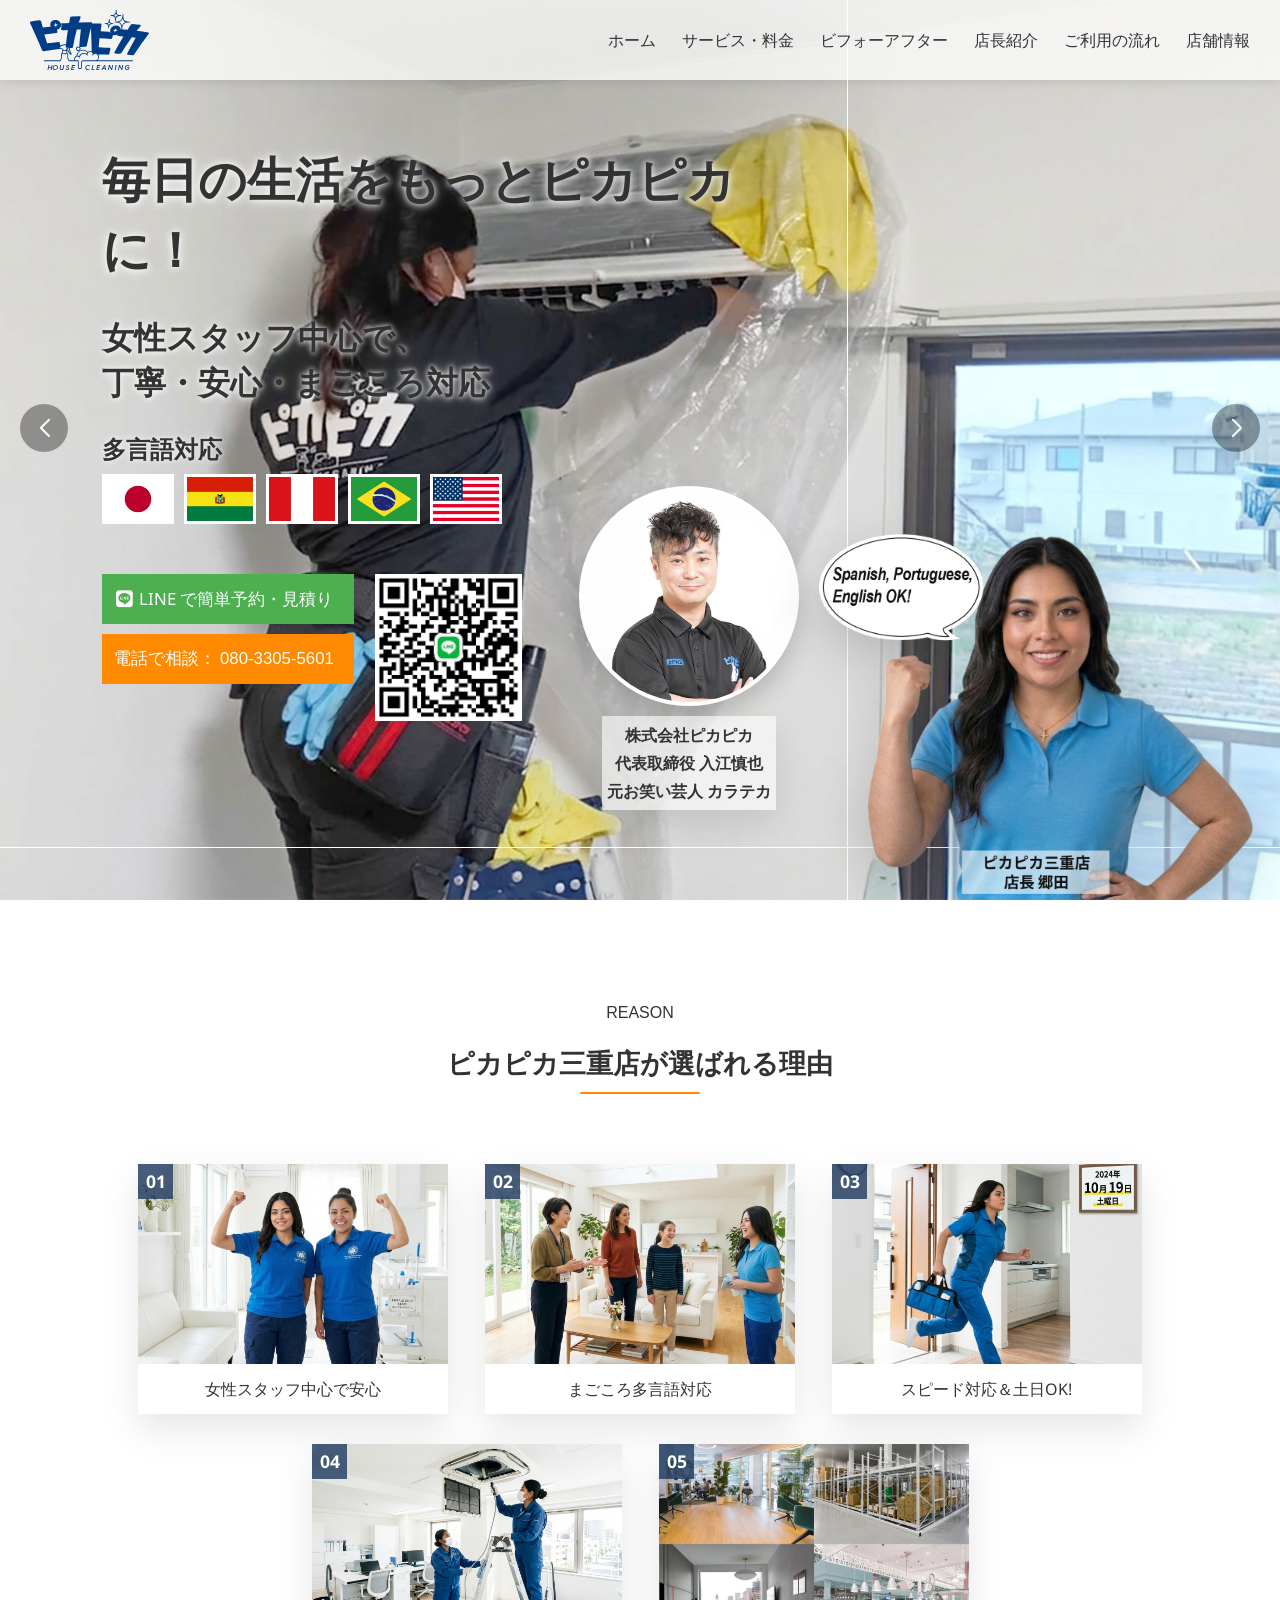
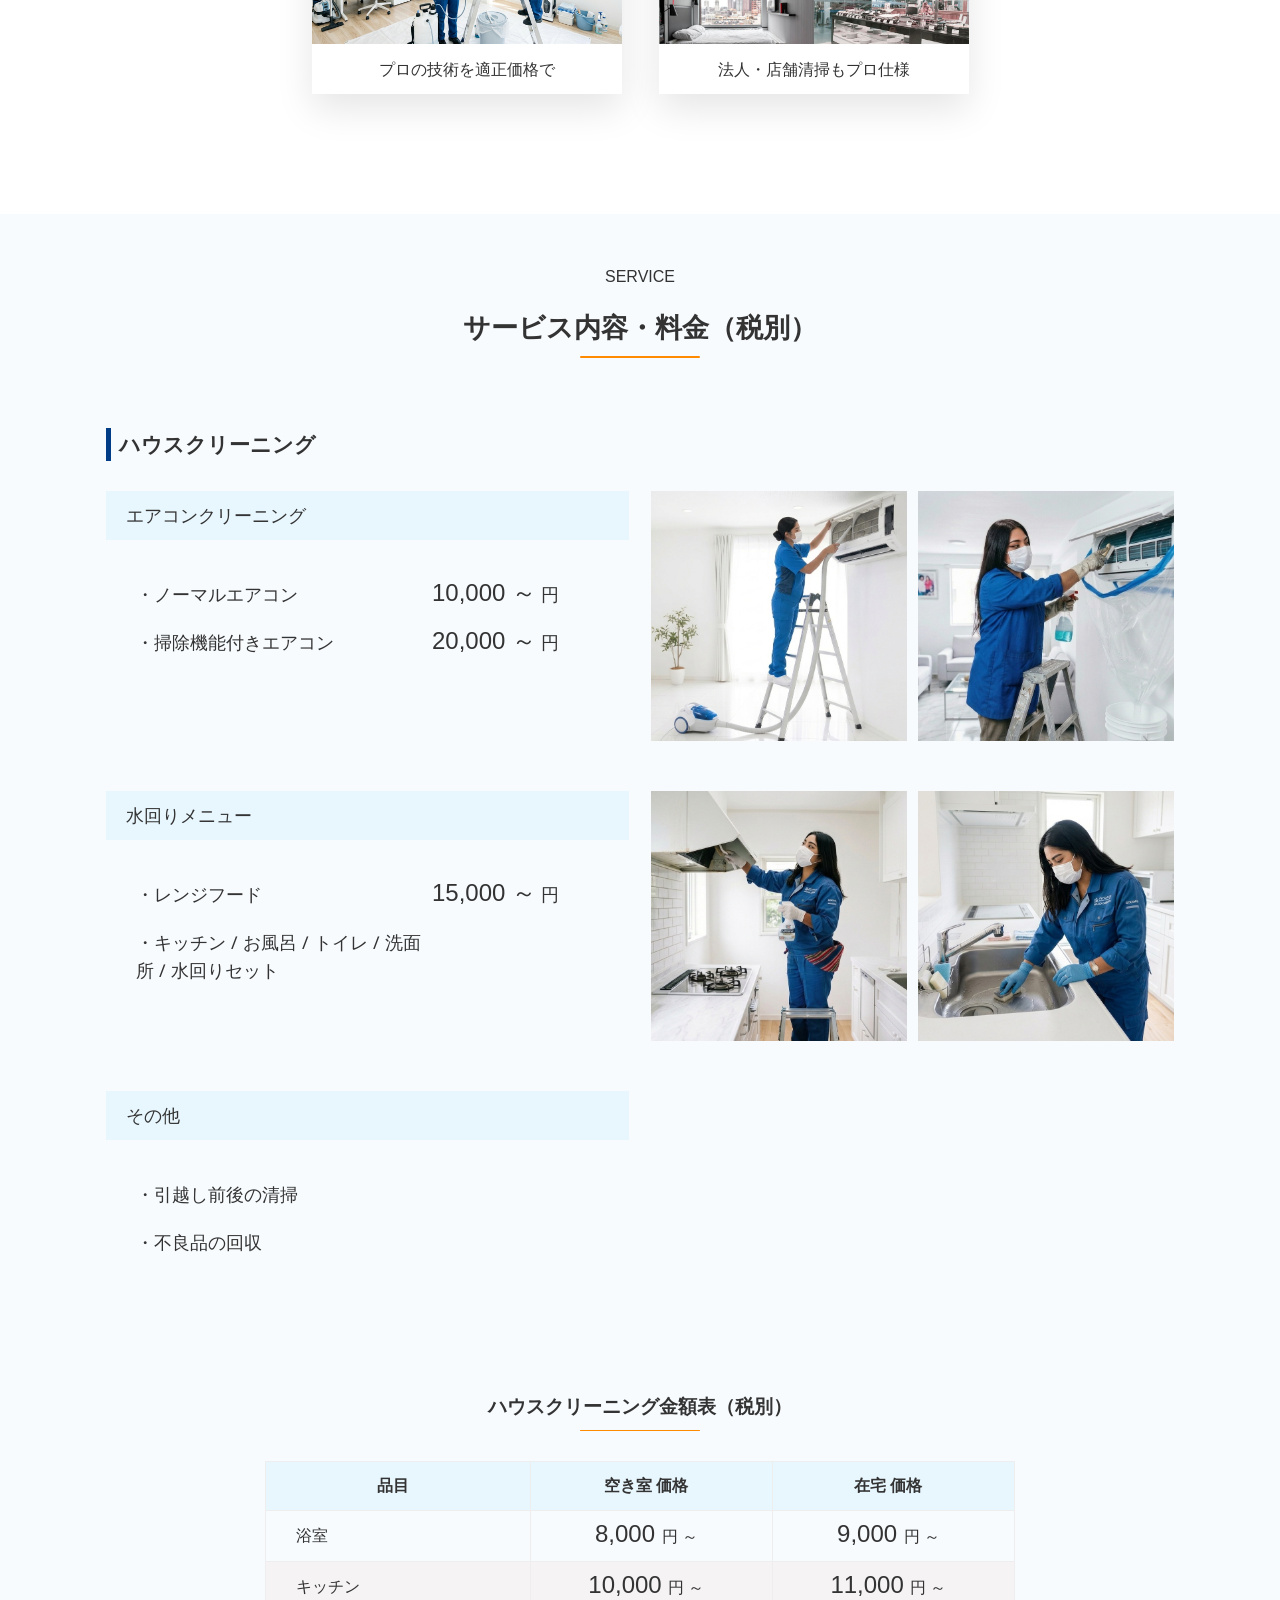
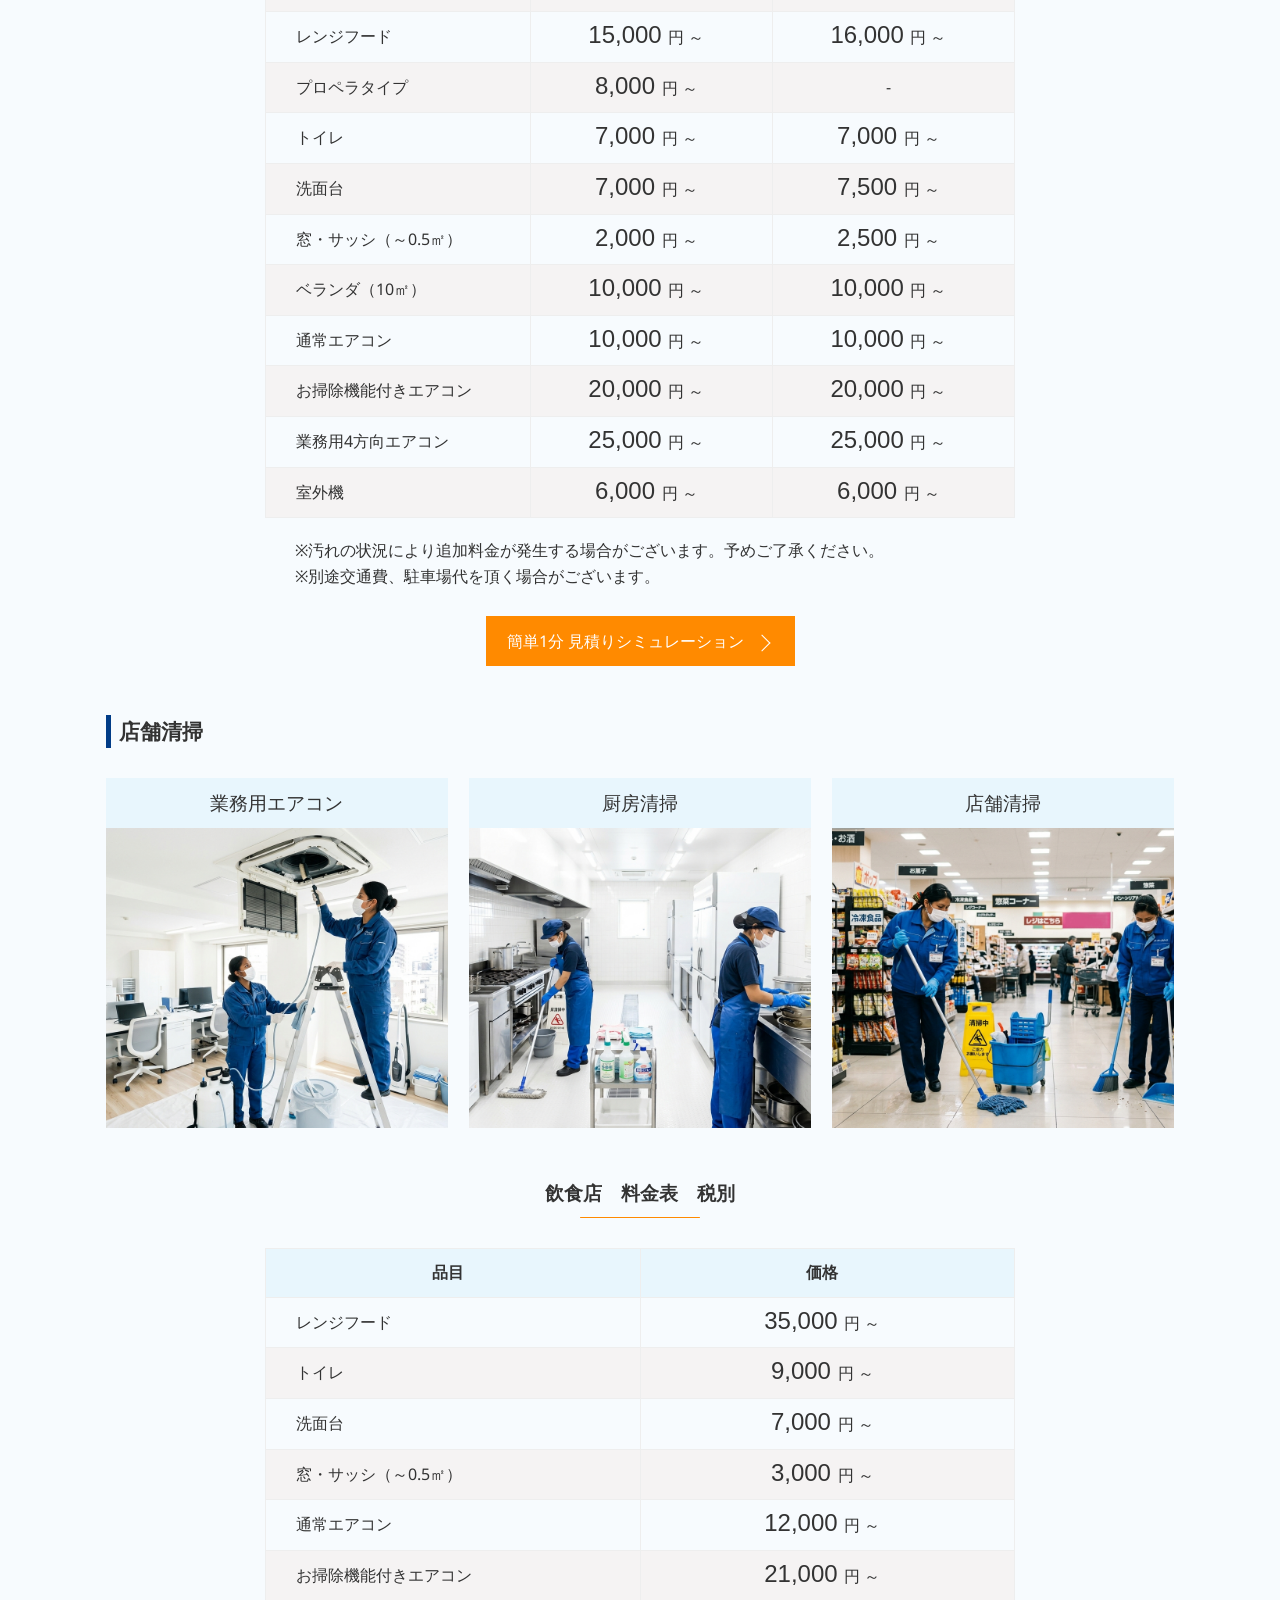
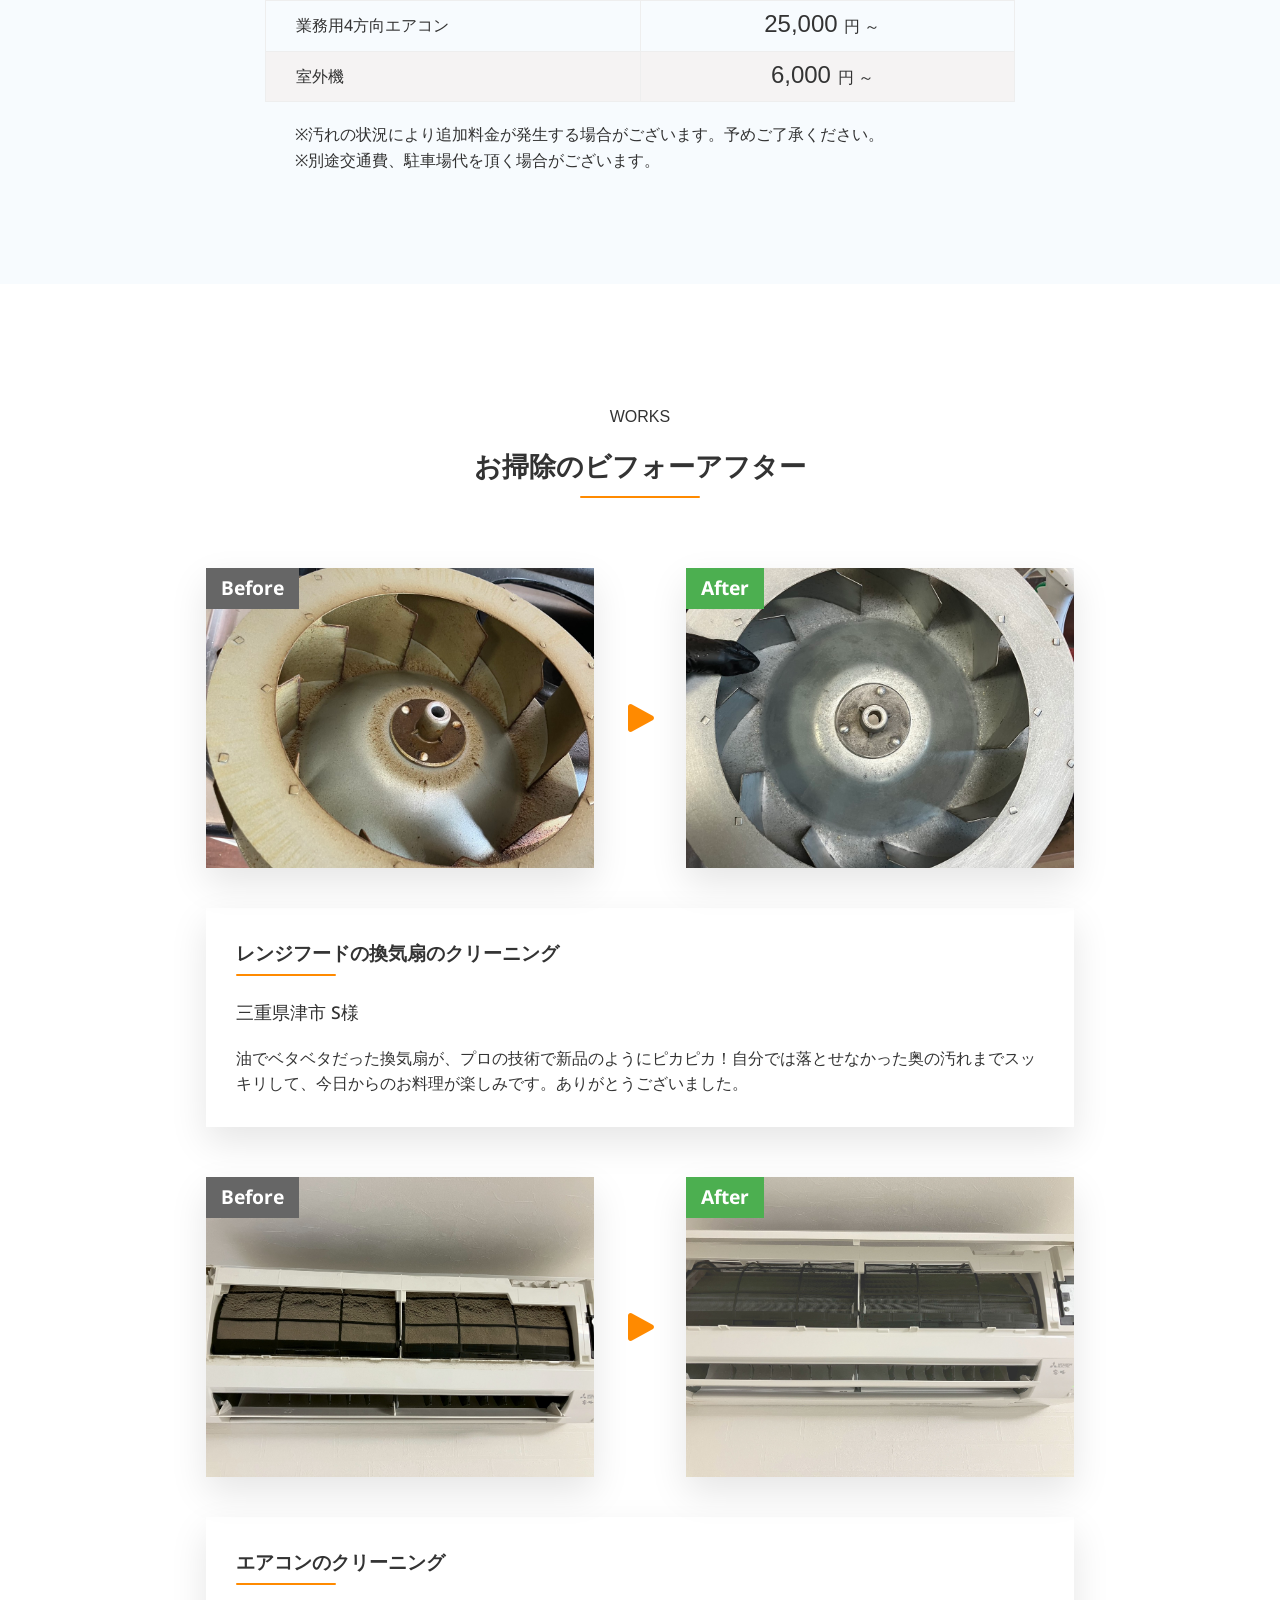
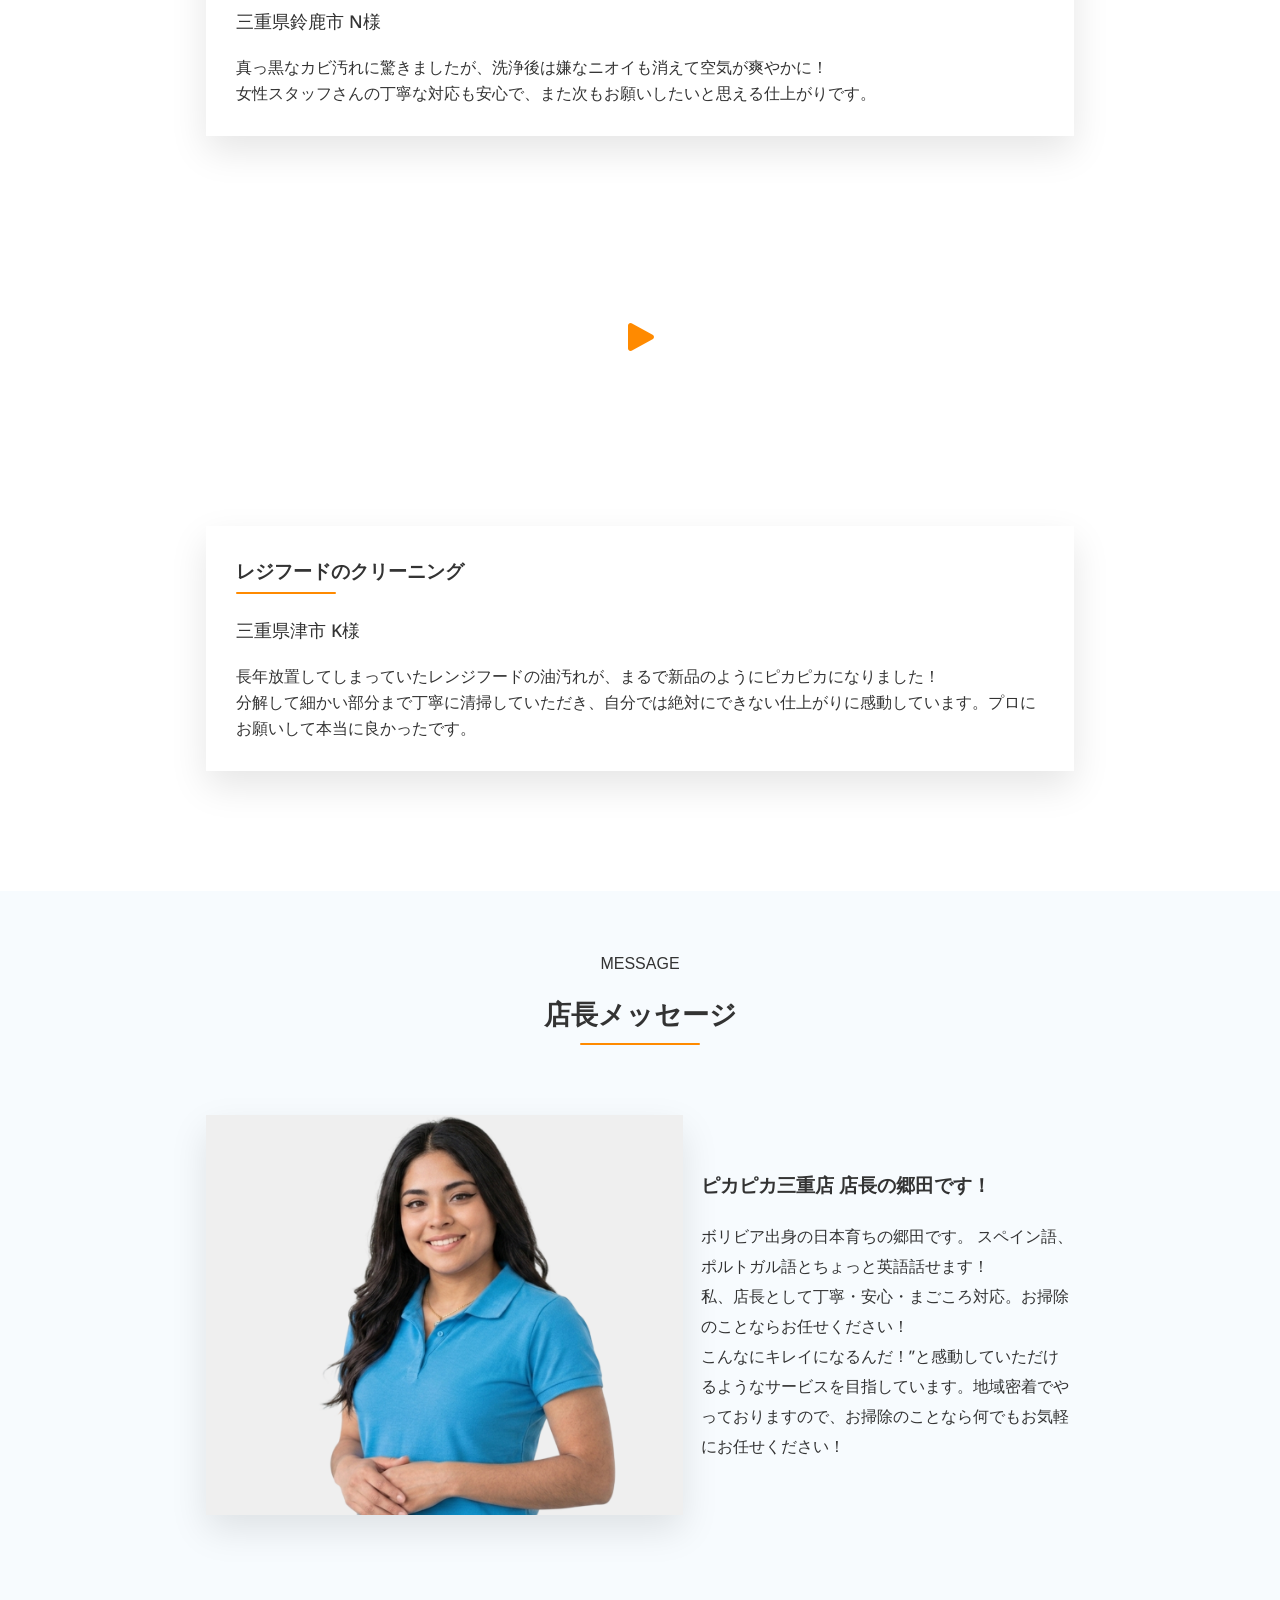
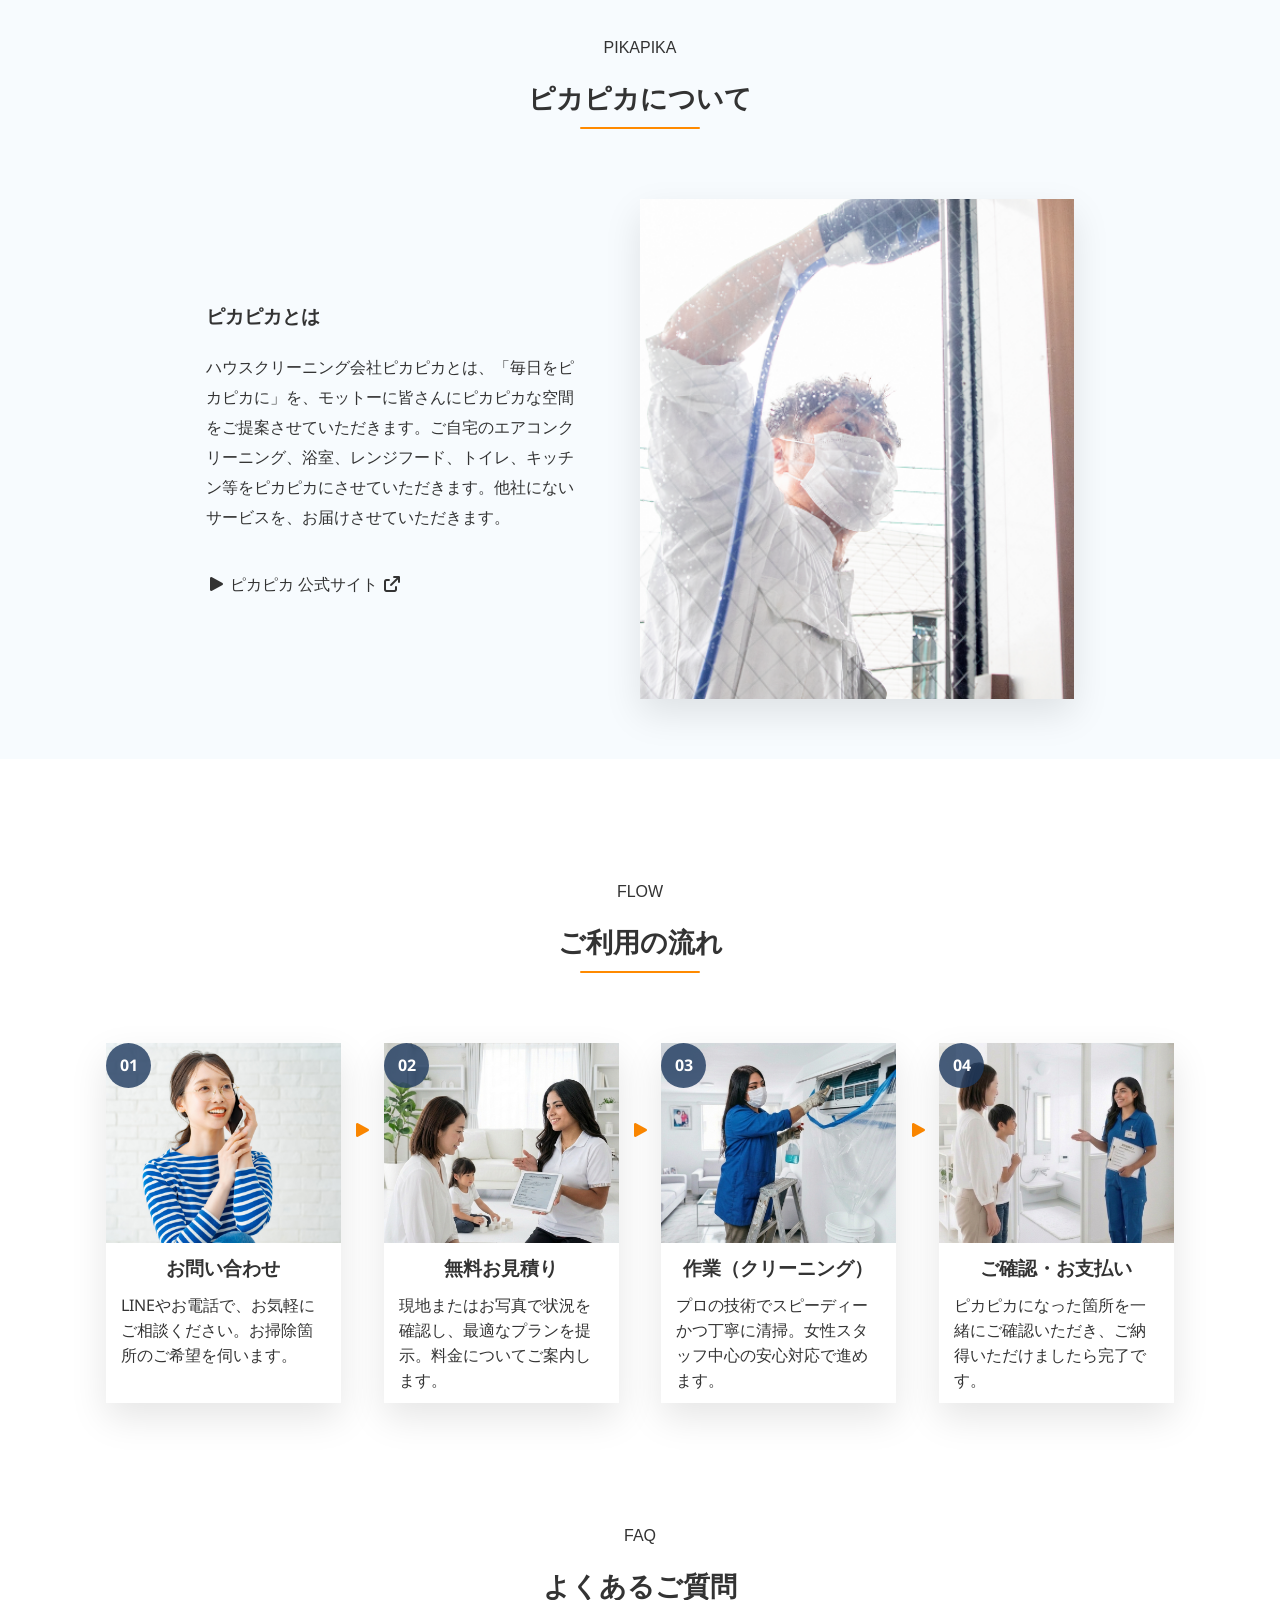
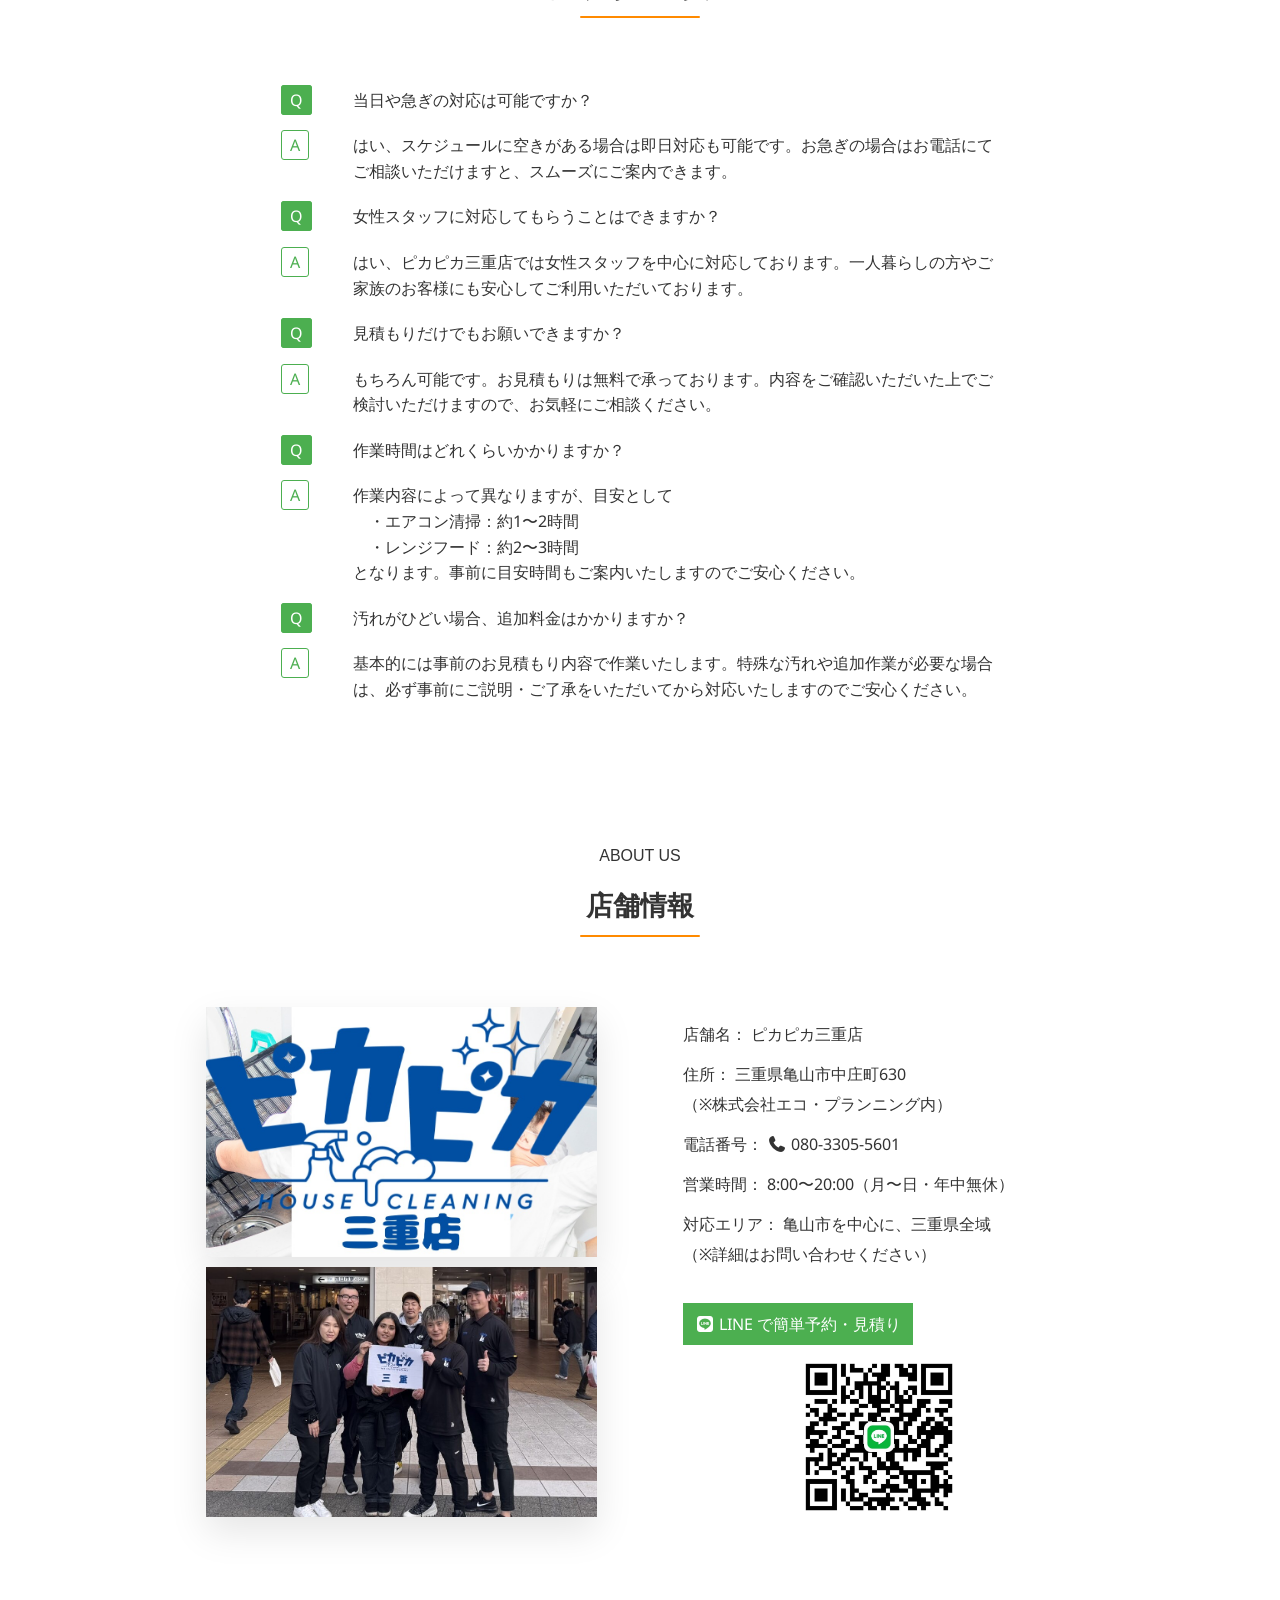
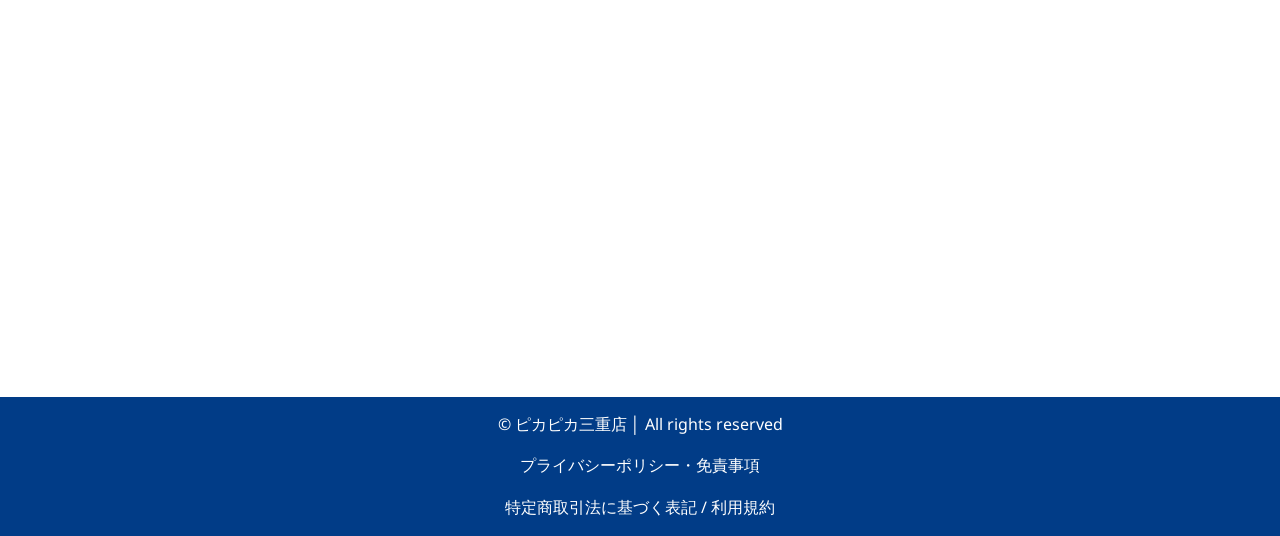
<file: index.html>
<!DOCTYPE html>
<html lang="ja">
<head>
  <meta charset="UTF-8">
  <meta http-equiv="X-UA-Compatible" content="IE=edge">
  <meta name="viewport" content="width=device-width, initial-scale=1.0, viewport-fit=cover">
  <meta http-equiv="Pragma" content="no-cache">
  <meta http-equiv="Cache-Control" content="no-cache">
  <link rel="stylesheet" href="https://cdn.jsdelivr.net/npm/swiper@11/swiper-bundle.min.css" />
  <link rel="stylesheet" href="./css/ress.css">
  <link rel="stylesheet" href="./css/style.css">
  <link rel="icon" href="./img/favicon.ico" />
  <!-- Google Tag Manager -->
  <script>(function(w,d,s,l,i){w[l]=w[l]||[];w[l].push({'gtm.start':
  new Date().getTime(),event:'gtm.js'});var f=d.getElementsByTagName(s)[0],
  j=d.createElement(s),dl=l!='dataLayer'?'&l='+l:'';j.async=true;j.src=
  'https://www.googletagmanager.com/gtm.js?id='+i+dl;f.parentNode.insertBefore(j,f);
  })(window,document,'script','dataLayer','GTM-5GJ93QLN');</script>
  <!-- End Google Tag Manager -->
  <!-- Google Fonts -->
  <link rel="preconnect" href="https://fonts.googleapis.com">
  <link rel="preconnect" href="https://fonts.gstatic.com" crossorigin>
  <link href="https://fonts.googleapis.com/css2?family=Noto+Sans:ital,wdth,wght@0,62.5..100,100..900;1,62.5..100,100..900&display=swap" rel="stylesheet">
  <!-- Fontawesome -->
  <link rel="stylesheet" href="./css/all.min.css">
  <!-- Java Script -->
  <script src="https://ajax.googleapis.com/ajax/libs/jquery/3.6.1/jquery.min.js"></script>
  <script src="./js/jquery.inview.min.js"></script>
  <title>ピカピカ三重店｜三重県亀山市のハウスクリーニング・エアコン洗浄・水回り清掃</title>
  <meta name="description" content="三重県亀山市でハウスクリーニングをお探しならピカピカ三重店。エアコン洗浄・レンジフード・浴室・キッチン・引越し清掃まで対応。女性スタッフ中心で安心、見積無料・土日対応・即日対応も可能。LINEから簡単予約できます。">
  <script type="application/ld+json">
  {
    "@context": "https://schema.org",
    "@type": "LocalBusiness",
    "name": "ピカピカ三重店",
    "image": "https://example.com/logo.png",
    "address": {
      "@type": "PostalAddress",
      "addressRegion": "三重県",
      "addressLocality": "亀山市",
      "streetAddress": "中庄町630"
    },
    "telephone": "080-3305-5601",
    "openingHours": "Mo-Su 08:00-20:00",
    "priceRange": "¥¥",
    "areaServed": "三重県",
    "description": "三重県亀山市のハウスクリーニング。エアコン清掃・水回り・レンジフード清掃など対応。",
    "url": "https://your-site-url.com"
  }
  </script>
</head>

<body>
  <!-- Google Tag Manager (noscript) -->
  <noscript><iframe src="https://www.googletagmanager.com/ns.html?id=GTM-5GJ93QLN"
  height="0" width="0" style="display:none;visibility:hidden"></iframe></noscript>
  <!-- End Google Tag Manager (noscript) -->
  <header id="header">
    <div class="inner">
      <h1 class="site-title">
        <a class="logo-img" href="index.html">
          <img src="./img/h_logo.svg" alt="">
        </a>
      </h1>
      <nav id="nav" class="pc">
        <ul class="menu">
          <li class="item"><a href="index.html">ホーム</a></li>
          <li class="item"><a href="#service">サービス・料金</a></li>
          <li class="item"><a href="#works">ビフォーアフター</a></li>
          <li class="item"><a href="#message">店長紹介</a></li>
          <li class="item"><a href="#flow">ご利用の流れ</a></li>
          <li class="item"><a href="#aboutus">店舗情報</a></li>
        </ul>
      </nav>
    </div>
    <div id="nav-sp">
      <div class="hamburger">
        <span class="icon-bar"></span>
        <span class="icon-bar"></span>
        <span class="icon-bar"></span>
      </div>
    </div>
    <div id="menu-sp">
      <div class="img">
        <img src="./img/logo02.png" alt="">
      </div>
      <ul class="menu">
        <li class="item"><a href="index.html">ホーム</a></li>
        <li class="item"><a href="#service">サービス・料金</a></li>
        <li class="item"><a href="./estimate/">簡単1分見積りシミュレーション</a></li>
        <li class="item"><a href="#works">ビフォーアフター</a></li>
        <li class="item"><a href="#message">店長紹介</a></li>
        <li class="item"><a href="#flow">ご利用の流れ</a></li>
        <li class="item"><a href="#aboutus">店舗情報</a></li>
        <li class="item"><a href="./policy.html">プライバシーポリシー・免責事項</a></li>
        <li class="item"><a href="./tokusho.html">特定商取引法に基づく表記</a></li>
        <li class="item"><a href="./terms.html">利用規約</a></li>
      </ul>
    </div>
    <div id="mask"></div>
  </header>
  
  <main>
    <div id="mainvisual">
      <div class="swiper">
        <div class="swiper-wrapper">
          <div class="swiper-slide">
            <img src="./img/top_s01.jpg" alt="">
          </div>
          <div class="swiper-slide">
            <img src="./img/top_s02.jpg" alt="">
          </div>
          <div class="swiper-slide">
            <img src="./img/top_s03.jpg" alt="">
          </div>
        </div>
        <div class="swiper-button-prev"></div>
        <div class="swiper-button-next"></div>
      </div>      
      <div class="concept">
        <h2 class="concept-title reveal">
          毎日の生活をもっと<br class="br-sp">ピカピカに！
        </h2>
        <p class="sub-copy reveal">
          女性スタッフ中心で、<br>
          丁寧・安心・まごころ対応  
        </p>
        <div class="country reveal">
          <p class="text">
            多言語対応
          </p>
          <ul class="list">
            <li class="item">
              <div class="img">
                <img src="./img/ntf_131.png" alt="">
              </div>
            </li>
            <li class="item">
              <div class="img">
                <img src="./img/ntf_705.png" alt="">
              </div>
            </li>
            <li class="item">
              <div class="img">
                <img src="./img/ntf_724.png" alt="">
              </div>
            </li>
            <li class="item">
              <div class="img">
                <img src="./img/ntf_707.png" alt="">
              </div>
            </li>
            <li class="item">
              <div class="img">
                <img src="./img/ntf_401.png" alt="">
              </div>
            </li>
          </ul>
        </div>
        <div class="contact reveal">
          <div class="left">
            <div class="line">
              <a href="https://line.me/ti/p/djZJTukk-M" class="text" target="_blank" rel="noopener noreferrer">
                <i class="fa-brands fa-line"></i> LINE で簡単予約・見積り
              </a>
            </div>
            <a href="tel:+81-80-3305-5601"  class="tel">
              電話で相談： <span class="en">080-3305-5601</span>
            </a>
          </div>
          <div class="right">
            <div class="img">
              <a href="https://line.me/ti/p/djZJTukk-M" target="_blank" rel="noopener noreferrer">
                <img src="./img/qr.jpg" alt="">
              </a>
            </div>
          </div>
        </div>
      </div>
      <div class="mainvisual-cast reveal-right">
        <div class="karateka">
          <div class="img">
            <img src="./img/top_karateka.png" alt="">
          </div>
          <p class="text">
            株式会社ピカピカ<br>
            代表取締役 入江慎也<br>
            元お笑い芸人 カラテカ
          </p>
        </div>
        <div class="character">
          <div class="img">
            <img src="./img/top02.png" alt="">
          </div>
        </div>
      </div>
    </div>

    <div class="wrapper">
      <section id="reason">
        <h2 class="sec-title">
          <span class="en">
            REASON
          </span>
          ピカピカ三重店が選ばれる理由
        </h2>
        <ul class="flex">
          <li class="item reveal">
            <div class="img">
              <img src="./img/img54.png" alt="">
            </div>
            <p class="text">
              女性スタッフ中心で安心
            </p>
          </li>
          <li class="item reveal">
            <div class="img">
              <img src="./img/img55.png" alt="">
            </div>
            <p class="text">
              まごころ多言語対応
            </p>
          </li>
          <li class="item reveal">
            <div class="img">
              <img src="./img/img56.png" alt="">
            </div>
            <p class="text">
              スピード対応＆土日OK!
            </p>
          </li>
          <li class="item reveal">
            <div class="img">
              <img src="./img/img36.png" alt="">
            </div>
            <p class="text">
              プロの技術を適正価格で
            </p>
          </li>
          <li class="item reveal">
            <div class="img">
              <img src="./img/co.jpg" alt="">
            </div>
            <p class="text">
              法人・店舗清掃もプロ仕様
            </p>
          </li>
        </ul>
      </section>
    </div>

    <div class="bg-light">
      <div class="wrapper">
        <section id="service">
          <h2 class="sec-title">
            <span class="en">
              SERVICE
            </span>
            サービス内容・料金（税別）
          </h2>
          <div class="house">
            <h3 class="title">
              ハウスクリーニング
            </h3>
            <div class="air flex">
              <div class="desc">
                <div class="text-title">
                  エアコンクリーニング
                </div>
                <dl class="list flex">
                  <dt>・ノーマルエアコン</dt>
                  <dd><span class="en">10,000 ～</span> 円</dd>
                  <dt>・掃除機能付きエアコン</dt>
                  <dd><span class="en">20,000 ～</span> 円</dd>
                </dl>
              </div>
              <div class="flex img-flex">
                <div class="img reveal">
                  <img src="./img/img53.png" alt="">
                </div>
                <div class="img reveal">
                  <img src="./img/img47.png" alt="">
                </div>
              </div>
            </div>
            <div class="air flex">
              <div class="desc">
                <div class="text-title">
                  水回りメニュー
                </div>
                <dl class="list flex">
                  <dt>・レンジフード</dt>
                  <dd><span class="en">15,000 ～</span> 円</dd>
                  <dt>・キッチン / お風呂 / トイレ / 洗面所 / 水回りセット</dt>
                  <dd></dd>
                </dl>
              </div>
              <div class="flex img-flex">
                <div class="img reveal">
                  <img src="./img/img50.png" alt="">
                </div>
                <div class="img reveal">
                  <img src="./img/img51.png" alt="">
                </div>
              </div>
            </div>
            <div class="air flex">
              <div class="desc">
                <div class="text-title">
                  その他
                </div>
                <dl class="list flex">
                  <dt>・引越し前後の清掃</dt>
                  <dd></dd>
                  <dt>・不良品の回収</dt>
                  <dd></dd>
                </dl>
              </div>
              <div class="flex img-flex">
                <div class="img reveal">
                  <img src="./img/img52.png" alt="">
                </div>
                <div class="img reveal">
                  <img src="./img/img49.png" alt="">
                </div>
              </div>
            </div>

            <div class="wrapper-03">
              <h3 class="cleannig-price-title">
                ハウスクリーニング金額表（税別）
              </h3>
              <table border="1" class="price-table">
                <tr>
                  <th class="menu">品目</th>
                  <th class="price-1">空き室 価格</th>
                  <th class="price-1">在宅 価格</th>
                </tr>
                <tr>
                  <td>浴室</td>
                  <td class="price-2"><span class="en">8,000 </span> 円 ～</td>
                  <td class="price-2"><span class="en">9,000 </span> 円 ～</td>
                </tr>
                <tr>
                  <td>キッチン</td>
                  <td class="price-2"><span class="en">10,000 </span> 円 ～</td>
                  <td class="price-2"><span class="en">11,000 </span> 円 ～</td>
                </tr>
                <tr>
                  <td>レンジフード</td>
                  <td class="price-2"><span class="en">15,000 </span> 円 ～</td>
                  <td class="price-2"><span class="en">16,000 </span> 円 ～</td>
                </tr>
                <tr>
                  <td>プロペラタイプ</td>
                  <td class="price-2"><span class="en">8,000 </span> 円 ～</td>
                  <td class="price-2"> - </td>
                </tr>  
                <tr>  
                  <td>トイレ</td>
                  <td class="price-2"><span class="en">7,000 </span> 円 ～</td>
                  <td class="price-2"><span class="en">7,000 </span> 円 ～</td>
                </tr>
                <tr>
                  <td>洗面台</td>
                  <td class="price-2"><span class="en">7,000 </span> 円 ～</td>
                  <td class="price-2"><span class="en">7,500 </span> 円 ～</td>
                </tr>
                <tr>
                  <td>窓・サッシ（～0.5㎡）</td>
                  <td class="price-2"><span class="en">2,000 </span> 円 ～</td>
                  <td class="price-2"><span class="en">2,500 </span> 円 ～</td>
                </tr>
                <tr>
                  <td>ベランダ（10㎡）</td>
                  <td class="price-2"><span class="en">10,000 </span> 円 ～</td>
                  <td class="price-2"><span class="en">10,000 </span> 円 ～</td>
                </tr>
                <tr>
                  <td>通常エアコン</td>
                  <td class="price-2"><span class="en">10,000 </span> 円 ～</td>
                  <td class="price-2"><span class="en">10,000 </span> 円 ～</td>
                </tr>
                <tr>
                  <td>お掃除機能付きエアコン</td>
                  <td class="price-2"><span class="en">20,000 </span> 円 ～</td>
                  <td class="price-2"><span class="en">20,000 </span> 円 ～</td>
                </tr>
                <tr>
                  <td>業務用4方向エアコン</td>
                  <td class="price-2"><span class="en">25,000 </span> 円 ～</td>
                  <td class="price-2"><span class="en">25,000 </span> 円 ～</td>
                </tr>
                <tr>
                  <td>室外機</td>
                  <td class="price-2"><span class="en">6,000 </span> 円 ～</td>
                  <td class="price-2"><span class="en">6,000 </span> 円 ～</td>
                </tr>
              </table>
              <p class="caution">
                ※汚れの状況により追加料金が発生する場合がございます。予めご了承ください。<br>
                  ※別途交通費、駐車場代を頂く場合がございます。
              </p>
              <div class="simulation">
                <a href="./estimate/" class="btn" target="_blank" rel="noopener noreferrer">簡単1分 見積りシミュレーション</a>
              </div>
            </div>
            <h3 class="title">
              店舗清掃
            </h3>
            <ul class="list-2 flex">
              <li class="item reveal">
                <div class="text">
                  業務用エアコン
                </div>
                <div class="img">
                  <img src="./img/img36.png" alt="">
                </div>
              </li>
              <li class="item reveal">
                <div class="text">
                  厨房清掃
                </div>
                <div class="img">
                  <img src="./img/img37.png" alt="">
                </div>
              </li>
              <li class="item reveal">
                <div class="text">
                  店舗清掃
                </div>
                <div class="img">
                  <img src="./img/img28.png" alt="">
                </div>
              </li>
            </ul>
            <div class="wrapper-03">
              <h3 class="cleannig-price-title">
                飲食店　料金表　税別
              </h3>
              <table border="1" class="price-table">
                  <tr>
                    <th class="shop-menu">品目</th>
                    <th class="shop-price">価格</th>
                  </tr>
                  <tr>
                    <td>レンジフード</td>
                    <td class="price-2"><span class="en">35,000 </span> 円 ～</td>
                  </tr> 
                  <tr>  
                    <td>トイレ</td>
                    <td class="price-2"><span class="en">9,000 </span> 円 ～</td>
                  </tr>
                  <tr>
                    <td>洗面台</td>
                    <td class="price-2"><span class="en">7,000 </span> 円 ～</td>
                  </tr>
                  <tr>
                    <td>窓・サッシ（～0.5㎡）</td>
                    <td class="price-2"><span class="en">3,000 </span> 円 ～</td>
                  </tr>
                  <tr>
                    <td>通常エアコン</td>
                    <td class="price-2"><span class="en">12,000 </span> 円 ～</td>
                  </tr>
                  <tr>
                    <td>お掃除機能付きエアコン</td>
                    <td class="price-2"><span class="en">21,000 </span> 円 ～</td>
                  </tr>
                  <tr>
                    <td>業務用4方向エアコン</td>
                    <td class="price-2"><span class="en">25,000 </span> 円 ～</td>
                  </tr>
                  <tr>
                    <td>室外機</td>
                    <td class="price-2"><span class="en">6,000 </span> 円 ～</td>
                  </tr>
                </table>
                <p class="caution">
                  ※汚れの状況により追加料金が発生する場合がございます。予めご了承ください。<br>
                  ※別途交通費、駐車場代を頂く場合がございます。
                </p>
              </div>
          </div>
        </section>
      </div>
    </div>
    
    <div class="wrapper-02">
      <section id="works">
        <h2 class="sec-title">
          <span class="en">
            WORKS
          </span>
          お掃除のビフォーアフター
        </h2>
        <div class="flex">
          <div class="img bef reveal">
            <img src="./img/cleaning01.jpg" alt="">
          </div>
          <div class="arrow">
            <i class="fa-solid fa-play"></i>
          </div>
          <div class="img aft reveal">
            <img src="./img/cleaning02.jpg" alt="">
          </div>
        </div>
        <div class="desc">
          <h3 class="title">
            レンジフードの換気扇のクリーニング
          </h3>
          <div class="customer">
            三重県津市 S様
          </div>
          <div class="customer-comment">
            油でベタベタだった換気扇が、プロの技術で新品のようにピカピカ！自分では落とせなかった奥の汚れまでスッキリして、今日からのお料理が楽しみです。ありがとうございました。
          </div>
        </div>
        <div class="flex">
          <div class="img bef reveal">
            <img src="./img/img44.jpg" alt="">
          </div>
          <div class="arrow">
            <i class="fa-solid fa-play"></i>
          </div>
          <div class="img aft reveal">
            <img src="./img/img46.jpg" alt="">
          </div>
        </div>
        <div class="desc">
          <h3 class="title">
            エアコンのクリーニング
          </h3>
          <div class="customer">
            三重県鈴鹿市 N様
          </div>
          <div class="customer-comment">
            真っ黒なカビ汚れに驚きましたが、洗浄後は嫌なニオイも消えて空気が爽やかに！<br>女性スタッフさんの丁寧な対応も安心で、また次もお願いしたいと思える仕上がりです。
          </div>
        </div>
        <div class="flex">
          <div class="img bef reveal">
            <img src="./img/img47.jpg" alt="">
          </div>
          <div class="arrow">
            <i class="fa-solid fa-play"></i>
          </div>
          <div class="img aft reveal">
            <img src="./img/img48.jpg" alt="">
          </div>
        </div>
        <div class="desc">
          <h3 class="title">
            レジフードのクリーニング
          </h3>
          <div class="customer">
            三重県津市 K様
          </div>
          <div class="customer-comment">
            長年放置してしまっていたレンジフードの油汚れが、まるで新品のようにピカピカになりました！<br>
            分解して細かい部分まで丁寧に清掃していただき、自分では絶対にできない仕上がりに感動しています。プロにお願いして本当に良かったです。
          </div>
        </div>
      </section>
    </div>

    <div class="bg-light">
      <div class="wrapper-02">
        <section id="message">
          <h2 class="sec-title">
            <span class="en">
              MESSAGE
            </span>
            店長メッセージ
          </h2>
          <div class="flex">
            <div class="img reveal-left">
              <img src="./img/img112.png" alt="">
            </div>
            <div class="message">
              <h3 class="title">
                ピカピカ三重店 店長の郷田です！
              </h3>
              <div class="text">
                ボリビア出身の日本育ちの郷田です。 スペイン語、ポルトガル語とちょっと英語話せます！ <br>私、店長として丁寧・安心・まごころ対応。お掃除のことならお任せください！<br>こんなにキレイになるんだ！”と感動していただけるようなサービスを目指しています。地域密着でやっておりますので、お掃除のことなら何でもお気軽にお任せください！
              </div>
            </div>
          </div>
        </section>

        <section id="pikapika">
        <h2 class="sec-title">
          <span class="en">
            PIKAPIKA
          </span>
          ピカピカについて
        </h2>
        <div class="flex">
            <div class="img reveal-right">
              <img src="./img/about_img.png" alt="">
            </div>
            <div class="message">
              <h3 class="title">
                ピカピカとは
              </h3>
              <div class="text">
                ハウスクリーニング会社ピカピカとは、「毎日をピカピカに」を、モットーに皆さんにピカピカな空間をご提案させていただきます。ご自宅のエアコンクリーニング、浴室、レンジフード、トイレ、キッチン等をピカピカにさせていただきます。他社にないサービスを、お届けさせていただきます。
              </div>
              <div class="link">
                <a href="https://pikapika.co.jp/" target="_blank" rel="noopener noreferrer"><i class="fa-solid fa-play"></i> ピカピカ 公式サイト <i class="fa-solid fa-arrow-up-right-from-square"></i></a>
              </div>
            </div>
          </div>
      </section>
      </div>
    </div> 
      
    <div class="wrapper">
      <section id="flow">
        <h2 class="sec-title">
          <span class="en">
            FLOW
          </span>
          ご利用の流れ
        </h2>
        <ul class="flex">
          <li class="item shadow reveal">
            <div class="img">
              <img src="./img/img22.jpg" alt="">
            </div>
            <div class="desc">
              <h3 class="title">
                お問い合わせ
              </h3>
              <p class="text">
                LINEやお電話で、お気軽にご相談ください。お掃除箇所のご希望を伺います。
              </p>
            </div>
          </li>
          <li class="item arrow">
            <i class="fa-solid fa-play"></i>
          </li>
          <li class="item shadow reveal">
            <div class="img">
              <img src="./img/img58.png" alt="">
            </div>
            <div class="desc">
              <h3 class="title">
                無料お見積り
              </h3>
              <p class="text">
                現地またはお写真で状況を確認し、最適なプランを提示。料金についてご案内します。
              </p>
            </div>
          </li>
          <li class="item arrow">
            <i class="fa-solid fa-play"></i>
          </li>
          <li class="item shadow reveal">
            <div class="img">
              <img src="./img/img47.png" alt="">
            </div>
            <div class="desc">
              <h3 class="title">
                作業（クリーニング）
              </h3>
              <p class="text">
                プロの技術でスピーディーかつ丁寧に清掃。女性スタッフ中心の安心対応で進めます。
              </p>
            </div>
          </li>
          <li class="item arrow">
            <i class="fa-solid fa-play"></i>
          </li>
          <li class="item shadow reveal">
            <div class="img">
              <img src="./img/img57.png" alt="">
            </div>
            <div class="desc">
              <h3 class="title">
                ご確認・お支払い
              </h3>
              <p class="text">
                ピカピカになった箇所を一緒にご確認いただき、ご納得いただけましたら完了です。
              </p>
            </div>
          </li>
        </ul>
      </section>
    </div>
    
    <div class="wrapper-03">
      <section id="faq">
        <h2 class="sec-title">
          <span class="en">
            FAQ
          </span>
          よくあるご質問
        </h2>
        <dl class="faq-list">
          <dt><span class="square-q">Q</span></dt>
          <dd>当日や急ぎの対応は可能ですか？</dd>
          <dt><span class="square-a">A</span></dt>
          <dd>
            はい、スケジュールに空きがある場合は即日対応も可能です。お急ぎの場合はお電話にてご相談いただけますと、スムーズにご案内できます。
          </dd>          
          <dt><span class="square-q">Q</span></dt>
          <dd>女性スタッフに対応してもらうことはできますか？</dd>
          <dt><span class="square-a">A</span></dt>
          <dd>
            はい、ピカピカ三重店では女性スタッフを中心に対応しております。一人暮らしの方やご家族のお客様にも安心してご利用いただいております。
          </dd>          
          <dt><span class="square-q">Q</span></dt>
          <dd>見積もりだけでもお願いできますか？</dd>
          <dt><span class="square-a">A</span></dt>
          <dd>
            もちろん可能です。お見積もりは無料で承っております。内容をご確認いただいた上でご検討いただけますので、お気軽にご相談ください。
          </dd>          
          <dt><span class="square-q">Q</span></dt>
          <dd>作業時間はどれくらいかかりますか？</dd>
          <dt><span class="square-a">A</span></dt>
          <dd>
            作業内容によって異なりますが、目安として<br>
            　・エアコン清掃：約1〜2時間<br>
            　・レンジフード：約2〜3時間<br>
            となります。事前に目安時間もご案内いたしますのでご安心ください。
          </dd>          
          <dt><span class="square-q">Q</span></dt>
          <dd>汚れがひどい場合、追加料金はかかりますか？</dd>
          <dt><span class="square-a">A</span></dt>
          <dd>
            基本的には事前のお見積もり内容で作業いたします。特殊な汚れや追加作業が必要な場合は、必ず事前にご説明・ご了承をいただいてから対応いたしますのでご安心ください。
          </dd>
        </dl>
      </section>
    </div>

    <div class="wrapper-02">
      <section id="aboutus">
        <h2 class="sec-title">
          <span class="en">
            ABOUT US
          </span>
          店舗情報
        </h2>
        <div class="flex">
          <div class="img">
            <div class="inner-img reveal-left logo">
              <img src="./img/pikapika-mie.jpg" alt="">
            </div>
            <div class="inner-img reveal-left">
              <img src="./img/img19.jpg" alt="">
            </div>
          </div>
          <div class="desc">
            <p class="text">
              店舗名： ピカピカ三重店
            </p>
            <p class="text">
              住所： 三重県亀山市中庄町630<br>（※株式会社エコ・プランニング内）
            </p>
            <p class="text">
              電話番号： <a href="tel:+81-80-3305-5601"><i class="fa-solid fa-phone"></i> 080-3305-5601</a>
            </p>
            <p class="text">
              営業時間： 8:00〜20:00（月〜日・年中無休）
            </p>
            <p class="text">
              対応エリア： 亀山市を中心に、三重県全域<br>
              （※詳細はお問い合わせください）
            </p>
            <div class="cta text">
              <a href="https://line.me/ti/p/djZJTukk-M" class="btn" target="_blank" rel="noopener noreferrer">
                <i class="fa-brands fa-line"></i> LINE で簡単予約・見積り
              </a>
            </div>
            <div class="img line br-pc">
              <a href="https://line.me/ti/p/djZJTukk-M" target="_blank" rel="noopener noreferrer">
                <img src="./img/qr.jpg" alt="">
              </a>
            </div>
          </div>
        </div>
        <div class="map">
          <iframe src="https://www.google.com/maps/embed?pb=!1m18!1m12!1m3!1d6550.284930008019!2d136.47493399381855!3d34.827510400188814!2m3!1f0!2f0!3f0!3m2!1i1024!2i768!4f13.1!3m3!1m2!1s0x6003f50e65fa8181%3A0xc45d6342451a1f0b!2z5qCq5byP5Lya56S-IOOCqOOCs-ODu-ODl-ODqeODs-ODi-ODs-OCsCDkuInph43llrbmpa3miYA!5e0!3m2!1sja!2sjp!4v1775207662820!5m2!1sja!2sjp" style="border:0;" allowfullscreen="" loading="lazy" referrerpolicy="no-referrer-when-downgrade"></iframe>
        </div>
      </section>
    </div>
  </main>
  
  <footer id="footer">
    <p class="copy">
      &copy; ピカピカ三重店 │ All rights reserved
    </p>
    <p class="policy-footer-link">
      <a href="./policy.html">プライバシーポリシー・免責事項</a>
    </p>
    <p class="policy-footer-link">
      <a href="./tokusho.html">特定商取引法に基づく表記</a> /
      <a href="./terms.html">利用規約</a>
    </p>
  </footer>
  <script src="https://cdn.jsdelivr.net/npm/swiper@11/swiper-bundle.min.js"></script>
  <script src="./js/main.js"></script>
</body>
</html>
</file>
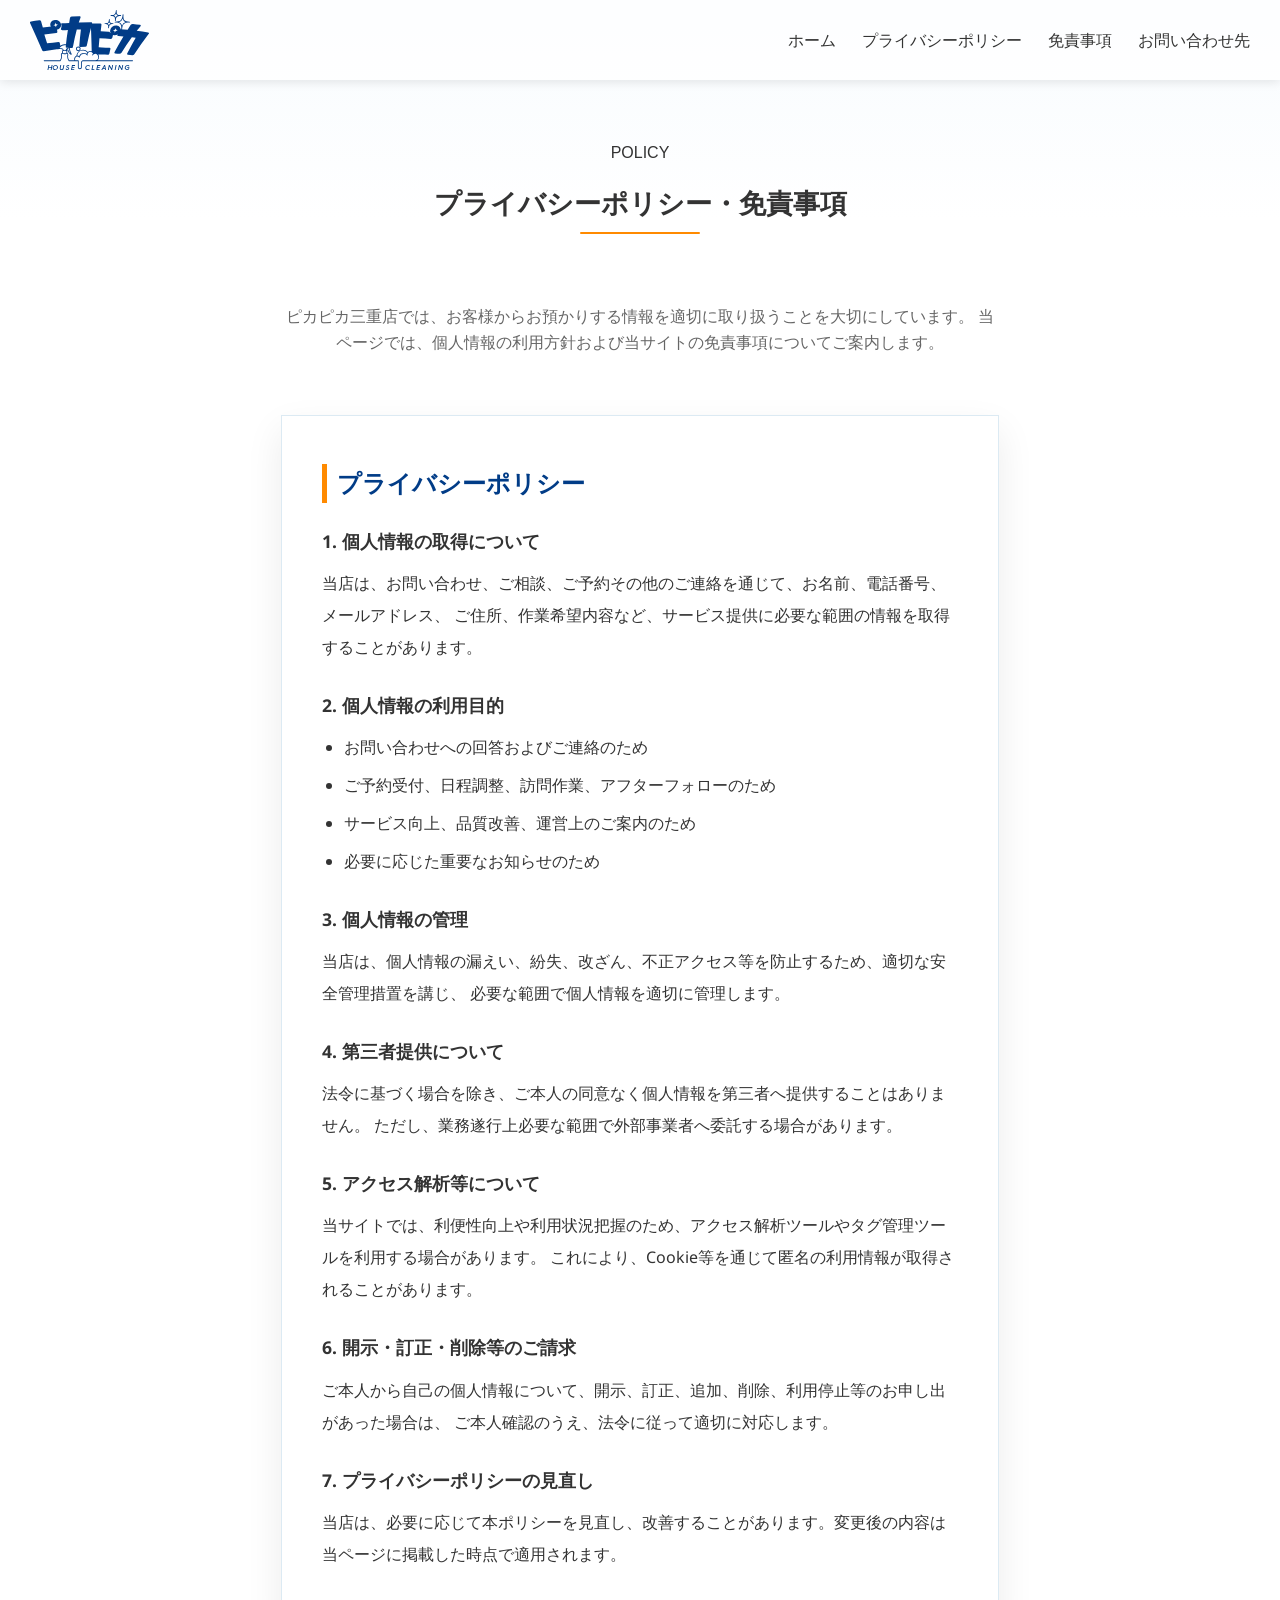
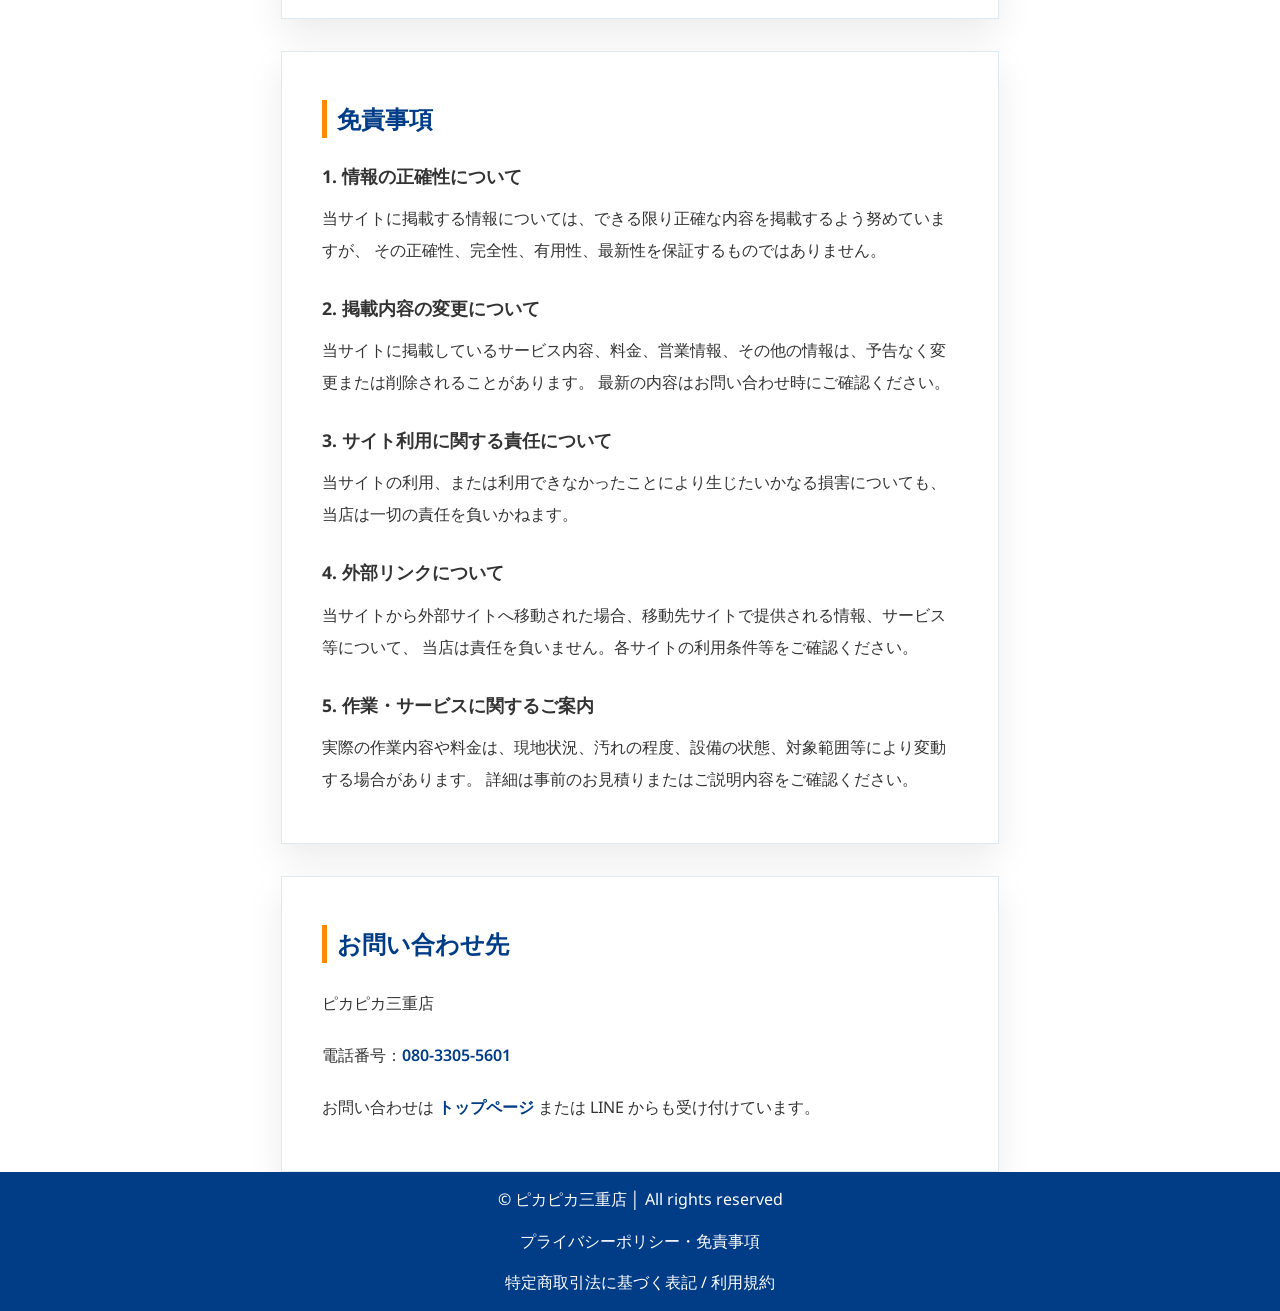
<file: policy.html>
<!DOCTYPE html>
<html lang="ja">
<head>
  <meta charset="UTF-8">
  <meta http-equiv="X-UA-Compatible" content="IE=edge">
  <meta name="viewport" content="width=device-width, initial-scale=1.0">
  <meta http-equiv="Pragma" content="no-cache">
  <meta http-equiv="Cache-Control" content="no-cache">
  <link rel="stylesheet" href="./css/ress.css">
  <link rel="stylesheet" href="./css/style.css">
  <link rel="icon" href="./img/favicon.ico">
  <link rel="preconnect" href="https://fonts.googleapis.com">
  <link rel="preconnect" href="https://fonts.gstatic.com" crossorigin>
  <link href="https://fonts.googleapis.com/css2?family=Noto+Sans:ital,wdth,wght@0,62.5..100,100..900;1,62.5..100,100..900&display=swap" rel="stylesheet">
  <link rel="stylesheet" href="./css/all.min.css">
  <script src="https://ajax.googleapis.com/ajax/libs/jquery/3.6.1/jquery.min.js"></script>
  <title>プライバシーポリシー・免責事項 | ピカピカ三重店</title>
  <meta name="description" content="ピカピカ三重店のプライバシーポリシーおよび免責事項をご案内します。個人情報の取扱い、免責事項、お問い合わせ先をご確認いただけます。">
</head>
<body class="sub-page">
  <header id="header">
    <div class="inner">
      <h1 class="site-title">
        <a class="logo-img" href="./index.html">
          <img src="./img/h_logo.svg" alt="ピカピカ三重店">
        </a>
      </h1>
      <nav id="nav" class="pc">
        <ul class="menu">
          <li class="item"><a href="./index.html">ホーム</a></li>
          <li class="item"><a href="#privacy">プライバシーポリシー</a></li>
          <li class="item"><a href="#disclaimer">免責事項</a></li>
          <li class="item"><a href="#contact">お問い合わせ先</a></li>
        </ul>
      </nav>
    </div>
    <div id="nav-sp">
      <div class="hamburger">
        <span class="icon-bar"></span>
        <span class="icon-bar"></span>
        <span class="icon-bar"></span>
      </div>
    </div>
    <div id="menu-sp">
      <div class="img">
        <img src="./img/logo02.png" alt="ピカピカ三重店">
      </div>
      <ul class="menu">
        <li class="item"><a href="index.html">ホーム</a></li>
        <li class="item"><a href="index.html#service">サービス・料金</a></li>
        <li class="item"><a href="index.html#works">ビフォーアフター</a></li>
        <li class="item"><a href="index.html#message">店長紹介</a></li>
        <li class="item"><a href="index.html#flow">ご利用の流れ</a></li>
        <li class="item"><a href="index.html#aboutus">店舗情報</a></li>
        <li class="item"><a href="./policy.html">プライバシーポリシー・免責事項</a></li>
        <li class="item"><a href="./tokusho.html">特定商取引法に基づく表記</a></li>
        <li class="item"><a href="./terms.html">利用規約</a></li>
      </ul>
    </div>
    <div id="mask"></div>
  </header>

  <main class="sub-page-main">
    <div class="wrapper-03">
      <section class="page-hero">
        <h2 class="sec-title">
          <span class="en">POLICY</span>
          プライバシーポリシー・免責事項
        </h2>
        <p class="lead">
          ピカピカ三重店では、お客様からお預かりする情報を適切に取り扱うことを大切にしています。
          当ページでは、個人情報の利用方針および当サイトの免責事項についてご案内します。
        </p>
      </section>

      <section id="privacy" class="policy-card">
        <h2 class="title">プライバシーポリシー</h2>

        <div class="policy-section">
          <h3>1. 個人情報の取得について</h3>
          <p>
            当店は、お問い合わせ、ご相談、ご予約その他のご連絡を通じて、お名前、電話番号、メールアドレス、
            ご住所、作業希望内容など、サービス提供に必要な範囲の情報を取得することがあります。
          </p>
        </div>

        <div class="policy-section">
          <h3>2. 個人情報の利用目的</h3>
          <ul class="policy-list">
            <li>お問い合わせへの回答およびご連絡のため</li>
            <li>ご予約受付、日程調整、訪問作業、アフターフォローのため</li>
            <li>サービス向上、品質改善、運営上のご案内のため</li>
            <li>必要に応じた重要なお知らせのため</li>
          </ul>
        </div>

        <div class="policy-section">
          <h3>3. 個人情報の管理</h3>
          <p>
            当店は、個人情報の漏えい、紛失、改ざん、不正アクセス等を防止するため、適切な安全管理措置を講じ、
            必要な範囲で個人情報を適切に管理します。
          </p>
        </div>

        <div class="policy-section">
          <h3>4. 第三者提供について</h3>
          <p>
            法令に基づく場合を除き、ご本人の同意なく個人情報を第三者へ提供することはありません。
            ただし、業務遂行上必要な範囲で外部事業者へ委託する場合があります。
          </p>
        </div>

        <div class="policy-section">
          <h3>5. アクセス解析等について</h3>
          <p>
            当サイトでは、利便性向上や利用状況把握のため、アクセス解析ツールやタグ管理ツールを利用する場合があります。
            これにより、Cookie等を通じて匿名の利用情報が取得されることがあります。
          </p>
        </div>

        <div class="policy-section">
          <h3>6. 開示・訂正・削除等のご請求</h3>
          <p>
            ご本人から自己の個人情報について、開示、訂正、追加、削除、利用停止等のお申し出があった場合は、
            ご本人確認のうえ、法令に従って適切に対応します。
          </p>
        </div>

        <div class="policy-section">
          <h3>7. プライバシーポリシーの見直し</h3>
          <p>
            当店は、必要に応じて本ポリシーを見直し、改善することがあります。変更後の内容は当ページに掲載した時点で適用されます。
          </p>
        </div>
      </section>

      <section id="disclaimer" class="policy-card">
        <h2 class="title">免責事項</h2>

        <div class="policy-section">
          <h3>1. 情報の正確性について</h3>
          <p>
            当サイトに掲載する情報については、できる限り正確な内容を掲載するよう努めていますが、
            その正確性、完全性、有用性、最新性を保証するものではありません。
          </p>
        </div>

        <div class="policy-section">
          <h3>2. 掲載内容の変更について</h3>
          <p>
            当サイトに掲載しているサービス内容、料金、営業情報、その他の情報は、予告なく変更または削除されることがあります。
            最新の内容はお問い合わせ時にご確認ください。
          </p>
        </div>

        <div class="policy-section">
          <h3>3. サイト利用に関する責任について</h3>
          <p>
            当サイトの利用、または利用できなかったことにより生じたいかなる損害についても、
            当店は一切の責任を負いかねます。
          </p>
        </div>

        <div class="policy-section">
          <h3>4. 外部リンクについて</h3>
          <p>
            当サイトから外部サイトへ移動された場合、移動先サイトで提供される情報、サービス等について、
            当店は責任を負いません。各サイトの利用条件等をご確認ください。
          </p>
        </div>

        <div class="policy-section">
          <h3>5. 作業・サービスに関するご案内</h3>
          <p>
            実際の作業内容や料金は、現地状況、汚れの程度、設備の状態、対象範囲等により変動する場合があります。
            詳細は事前のお見積りまたはご説明内容をご確認ください。
          </p>
        </div>
      </section>

      <section id="contact" class="policy-card">
        <h2 class="title">お問い合わせ先</h2>
        <div class="policy-section">
          <p>ピカピカ三重店</p>
          <p class="policy-contact">電話番号：<a href="tel:+81-80-3305-5601">080-3305-5601</a></p>
          <p class="policy-contact">お問い合わせは <a href="./index.html">トップページ</a> または LINE からも受け付けています。</p>
        </div>
      </section>
    </div>
  </main>

  <footer id="footer">
    <p class="copy">
      &copy; ピカピカ三重店 │ All rights reserved
    </p>
    <p class="policy-footer-link">
      <a href="./policy.html">プライバシーポリシー・免責事項</a>
    </p>
    <p class="policy-footer-link">
      <a href="./tokusho.html">特定商取引法に基づく表記</a> /
      <a href="./terms.html">利用規約</a>
    </p>
  </footer>

  <script src="./js/main.js"></script>
</body>
</html>
</file>
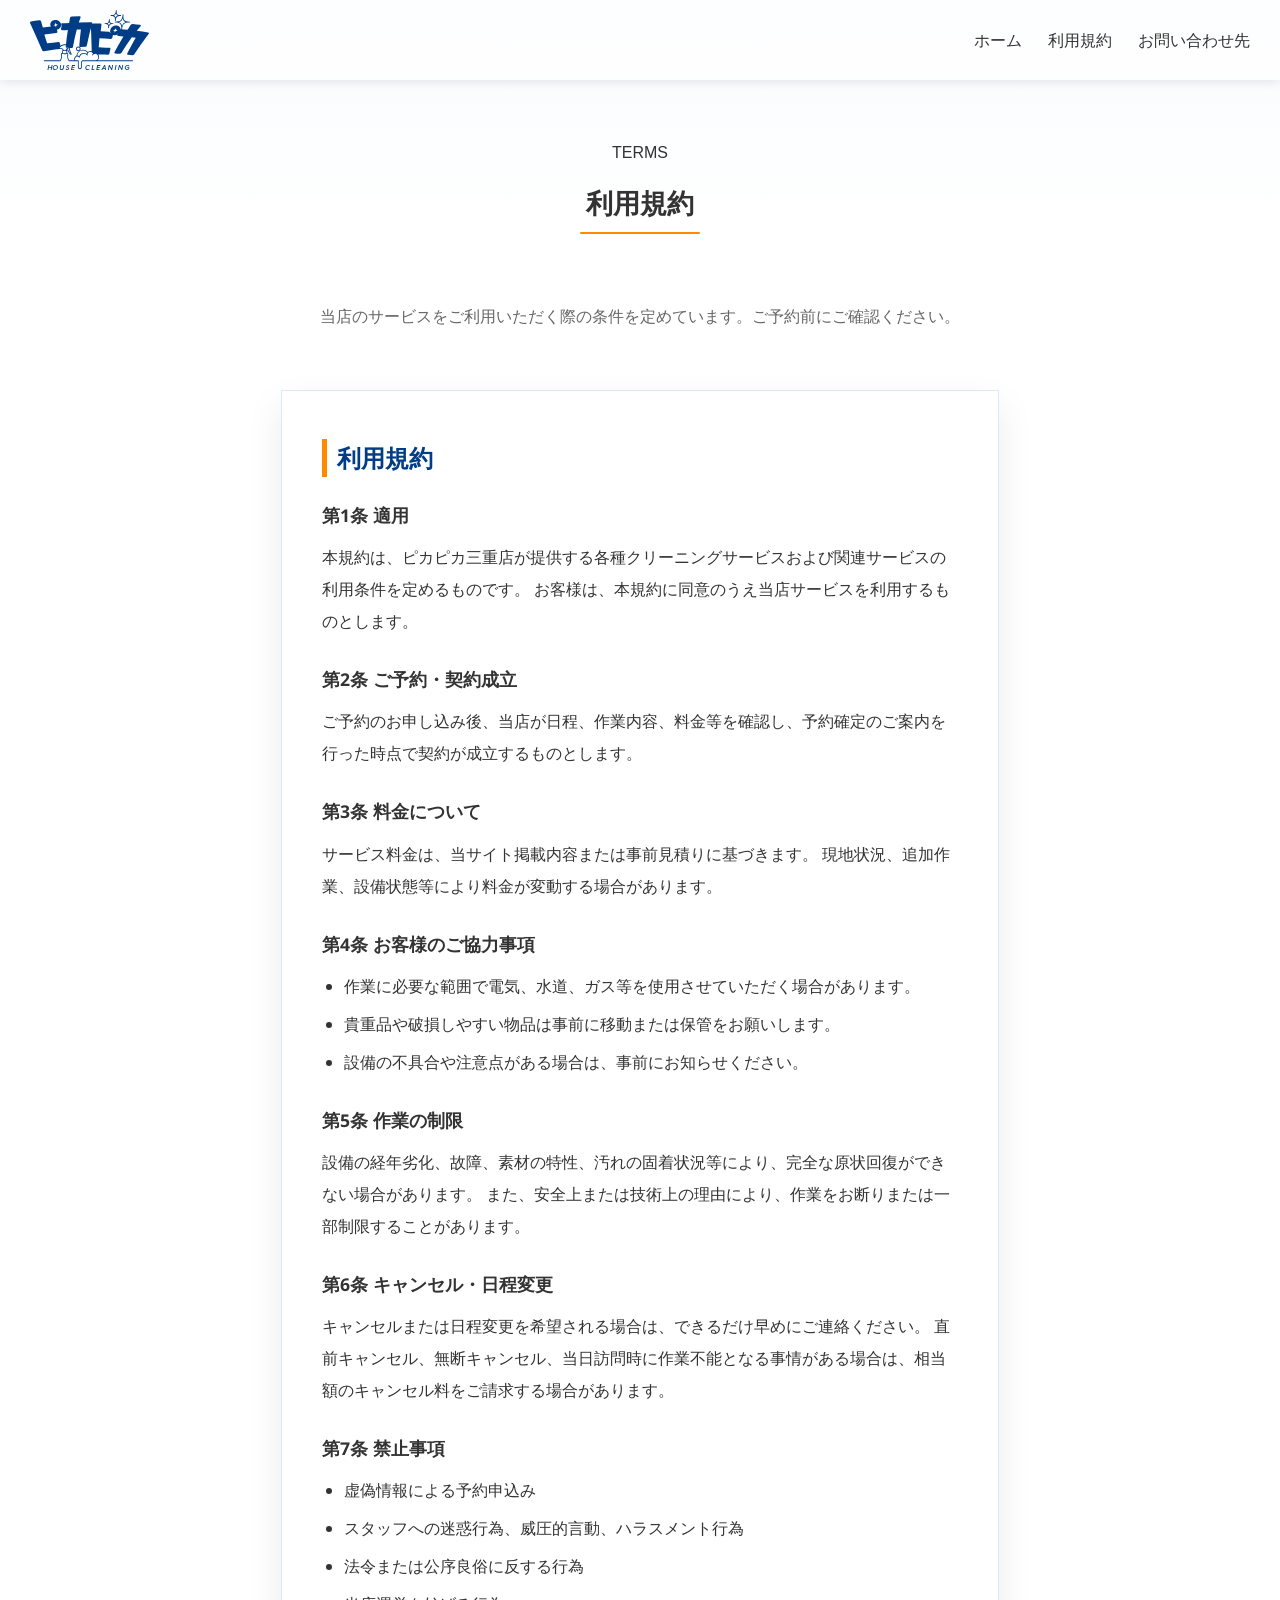
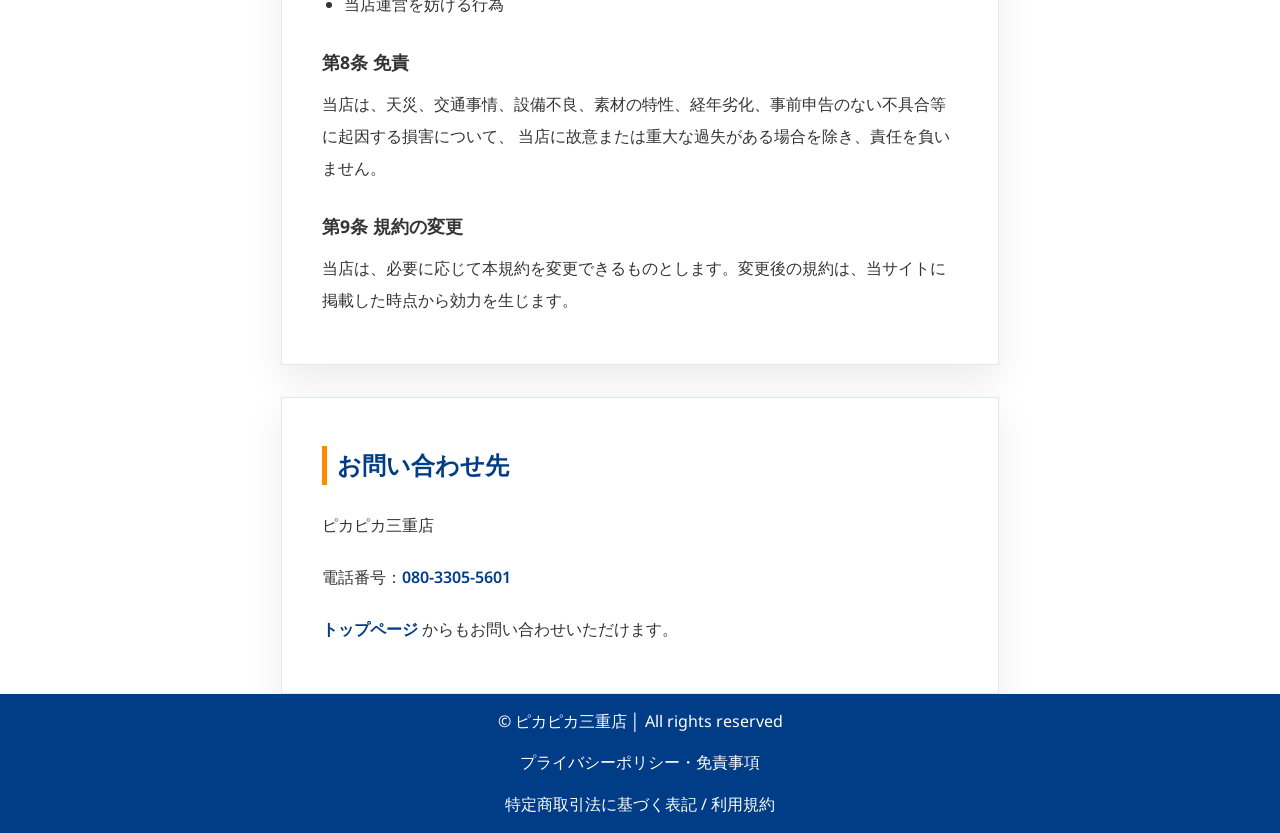
<file: terms.html>
<!DOCTYPE html>
<html lang="ja">
<head>
  <meta charset="UTF-8">
  <meta http-equiv="X-UA-Compatible" content="IE=edge">
  <meta name="viewport" content="width=device-width, initial-scale=1.0">
  <meta http-equiv="Pragma" content="no-cache">
  <meta http-equiv="Cache-Control" content="no-cache">
  <link rel="stylesheet" href="./css/ress.css">
  <link rel="stylesheet" href="./css/style.css">
  <link rel="icon" href="./img/favicon.ico">
  <link rel="preconnect" href="https://fonts.googleapis.com">
  <link rel="preconnect" href="https://fonts.gstatic.com" crossorigin>
  <link href="https://fonts.googleapis.com/css2?family=Noto+Sans:ital,wdth,wght@0,62.5..100,100..900;1,62.5..100,100..900&display=swap" rel="stylesheet">
  <link rel="stylesheet" href="./css/all.min.css">
  <script src="https://ajax.googleapis.com/ajax/libs/jquery/3.6.1/jquery.min.js"></script>
  <title>利用規約 | ピカピカ三重店</title>
  <meta name="description" content="ピカピカ三重店の利用規約です。サービスのご予約、ご利用条件、禁止事項、免責、キャンセル等についてご案内します。">
</head>
<body class="sub-page">
  <header id="header">
    <div class="inner">
      <h1 class="site-title">
        <a class="logo-img" href="./index.html">
          <img src="./img/h_logo.svg" alt="ピカピカ三重店">
        </a>
      </h1>
      <nav id="nav" class="pc">
        <ul class="menu">
          <li class="item"><a href="./index.html">ホーム</a></li>
          <li class="item"><a href="#terms">利用規約</a></li>
          <li class="item"><a href="#contact">お問い合わせ先</a></li>
        </ul>
      </nav>
    </div>
    <div id="nav-sp">
      <div class="hamburger">
        <span class="icon-bar"></span>
        <span class="icon-bar"></span>
        <span class="icon-bar"></span>
      </div>
    </div>
    <div id="menu-sp">
      <div class="img">
        <img src="./img/logo02.png" alt="ピカピカ三重店">
      </div>
      <ul class="menu">
        <li class="item"><a href="index.html">ホーム</a></li>
        <li class="item"><a href="index.html#service">サービス・料金</a></li>
        <li class="item"><a href="index.html#works">ビフォーアフター</a></li>
        <li class="item"><a href="index.html#message">店長紹介</a></li>
        <li class="item"><a href="index.html#flow">ご利用の流れ</a></li>
        <li class="item"><a href="index.html#aboutus">店舗情報</a></li>
        <li class="item"><a href="./policy.html">プライバシーポリシー・免責事項</a></li>
        <li class="item"><a href="./tokusho.html">特定商取引法に基づく表記</a></li>
        <li class="item"><a href="./terms.html">利用規約</a></li>
      </ul>
    </div>
    <div id="mask"></div>
  </header>

  <main class="sub-page-main">
    <div class="wrapper-03">
      <section class="page-hero">
        <h2 class="sec-title">
          <span class="en">TERMS</span>
          利用規約
        </h2>
        <p class="lead">
          当店のサービスをご利用いただく際の条件を定めています。ご予約前にご確認ください。
        </p>
      </section>

      <section id="terms" class="policy-card">
        <h2 class="title">利用規約</h2>

        <div class="policy-section">
          <h3>第1条 適用</h3>
          <p>
            本規約は、ピカピカ三重店が提供する各種クリーニングサービスおよび関連サービスの利用条件を定めるものです。
            お客様は、本規約に同意のうえ当店サービスを利用するものとします。
          </p>
        </div>

        <div class="policy-section">
          <h3>第2条 ご予約・契約成立</h3>
          <p>
            ご予約のお申し込み後、当店が日程、作業内容、料金等を確認し、予約確定のご案内を行った時点で契約が成立するものとします。
          </p>
        </div>

        <div class="policy-section">
          <h3>第3条 料金について</h3>
          <p>
            サービス料金は、当サイト掲載内容または事前見積りに基づきます。
            現地状況、追加作業、設備状態等により料金が変動する場合があります。
          </p>
        </div>

        <div class="policy-section">
          <h3>第4条 お客様のご協力事項</h3>
          <ul class="policy-list">
            <li>作業に必要な範囲で電気、水道、ガス等を使用させていただく場合があります。</li>
            <li>貴重品や破損しやすい物品は事前に移動または保管をお願いします。</li>
            <li>設備の不具合や注意点がある場合は、事前にお知らせください。</li>
          </ul>
        </div>

        <div class="policy-section">
          <h3>第5条 作業の制限</h3>
          <p>
            設備の経年劣化、故障、素材の特性、汚れの固着状況等により、完全な原状回復ができない場合があります。
            また、安全上または技術上の理由により、作業をお断りまたは一部制限することがあります。
          </p>
        </div>

        <div class="policy-section">
          <h3>第6条 キャンセル・日程変更</h3>
          <p>
            キャンセルまたは日程変更を希望される場合は、できるだけ早めにご連絡ください。
            直前キャンセル、無断キャンセル、当日訪問時に作業不能となる事情がある場合は、相当額のキャンセル料をご請求する場合があります。
          </p>
        </div>

        <div class="policy-section">
          <h3>第7条 禁止事項</h3>
          <ul class="policy-list">
            <li>虚偽情報による予約申込み</li>
            <li>スタッフへの迷惑行為、威圧的言動、ハラスメント行為</li>
            <li>法令または公序良俗に反する行為</li>
            <li>当店運営を妨げる行為</li>
          </ul>
        </div>

        <div class="policy-section">
          <h3>第8条 免責</h3>
          <p>
            当店は、天災、交通事情、設備不良、素材の特性、経年劣化、事前申告のない不具合等に起因する損害について、
            当店に故意または重大な過失がある場合を除き、責任を負いません。
          </p>
        </div>

        <div class="policy-section">
          <h3>第9条 規約の変更</h3>
          <p>
            当店は、必要に応じて本規約を変更できるものとします。変更後の規約は、当サイトに掲載した時点から効力を生じます。
          </p>
        </div>
      </section>

      <section id="contact" class="policy-card">
        <h2 class="title">お問い合わせ先</h2>
        <div class="policy-section">
          <p>ピカピカ三重店</p>
          <p class="policy-contact">電話番号：<a href="tel:+81-80-3305-5601">080-3305-5601</a></p>
          <p class="policy-contact"><a href="./index.html">トップページ</a> からもお問い合わせいただけます。</p>
        </div>
      </section>
    </div>
  </main>

  <footer id="footer">
    <p class="copy">
      &copy; ピカピカ三重店 │ All rights reserved
    </p>
    <p class="policy-footer-link">
      <a href="./policy.html">プライバシーポリシー・免責事項</a>
    </p>
    <p class="policy-footer-link">
      <a href="./tokusho.html">特定商取引法に基づく表記</a> /
      <a href="./terms.html">利用規約</a>
    </p>
  </footer>

  <script src="./js/main.js"></script>
</body>
</html>
</file>
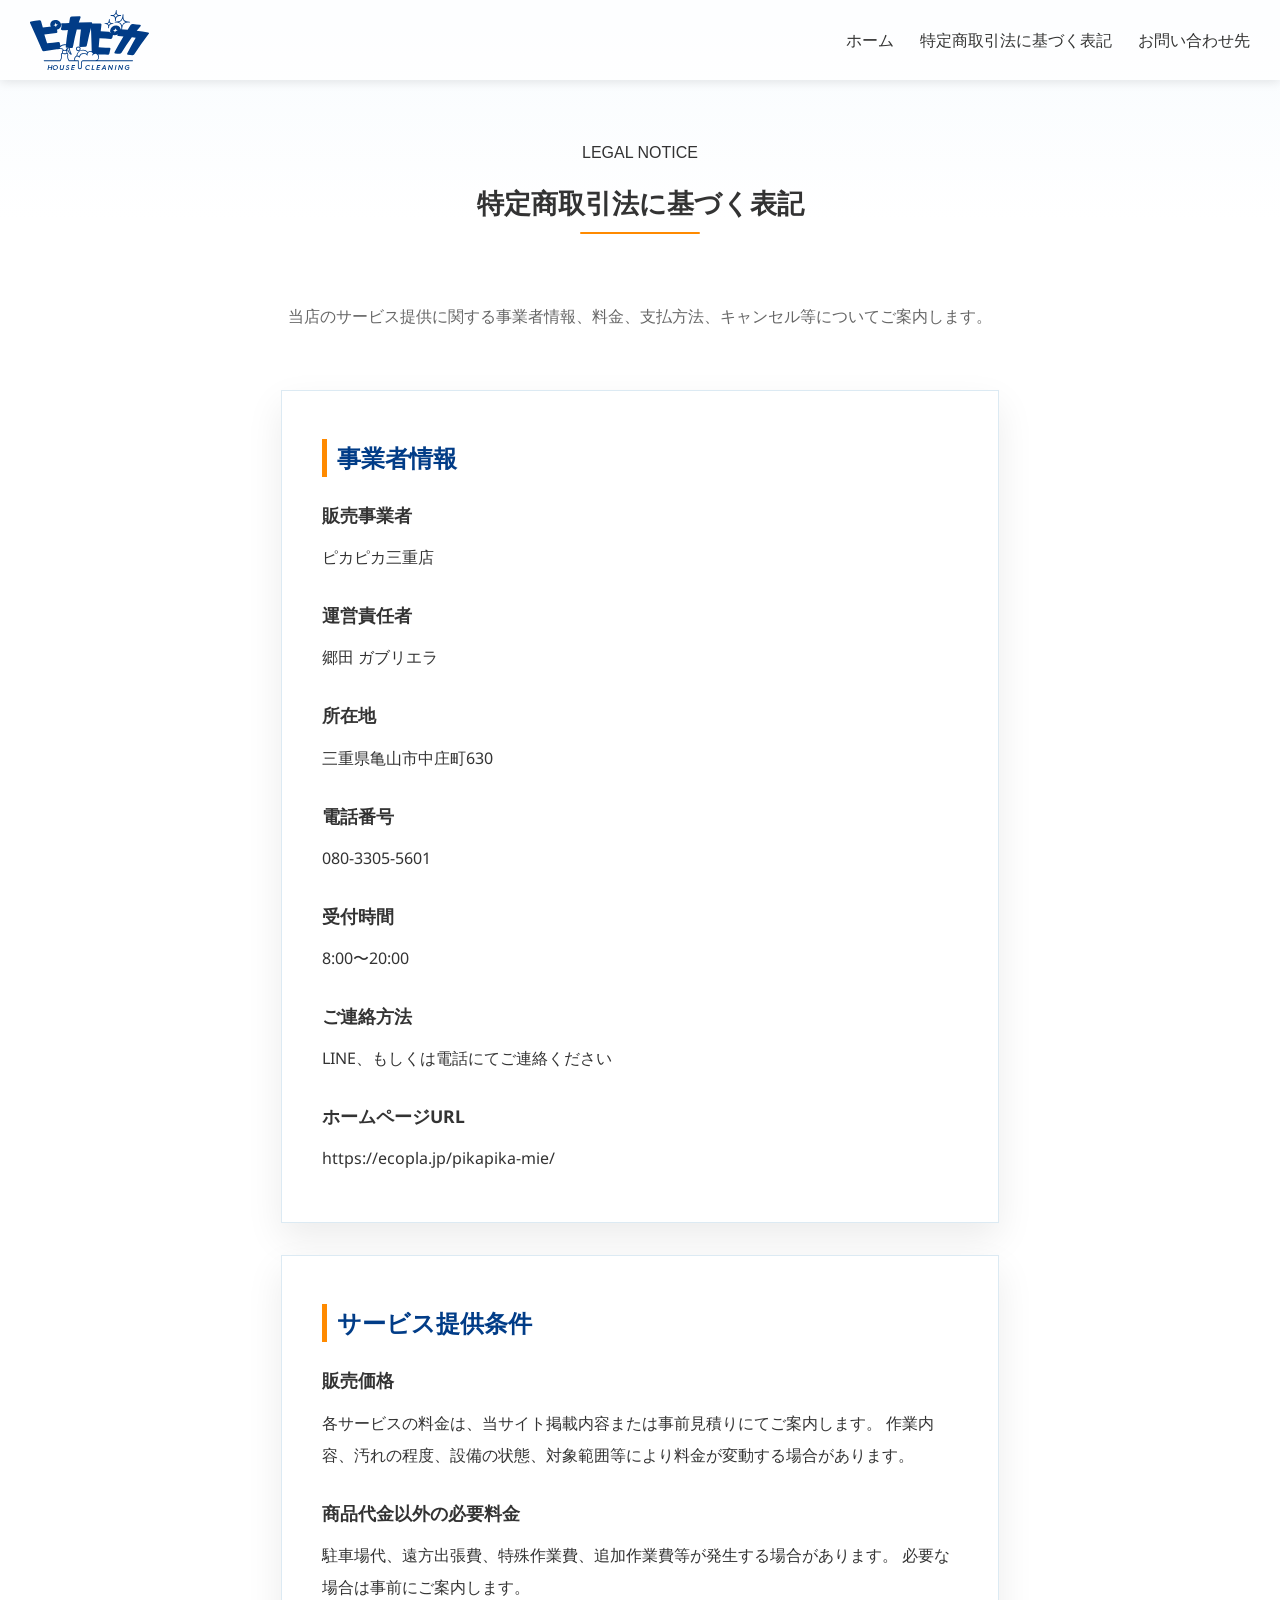
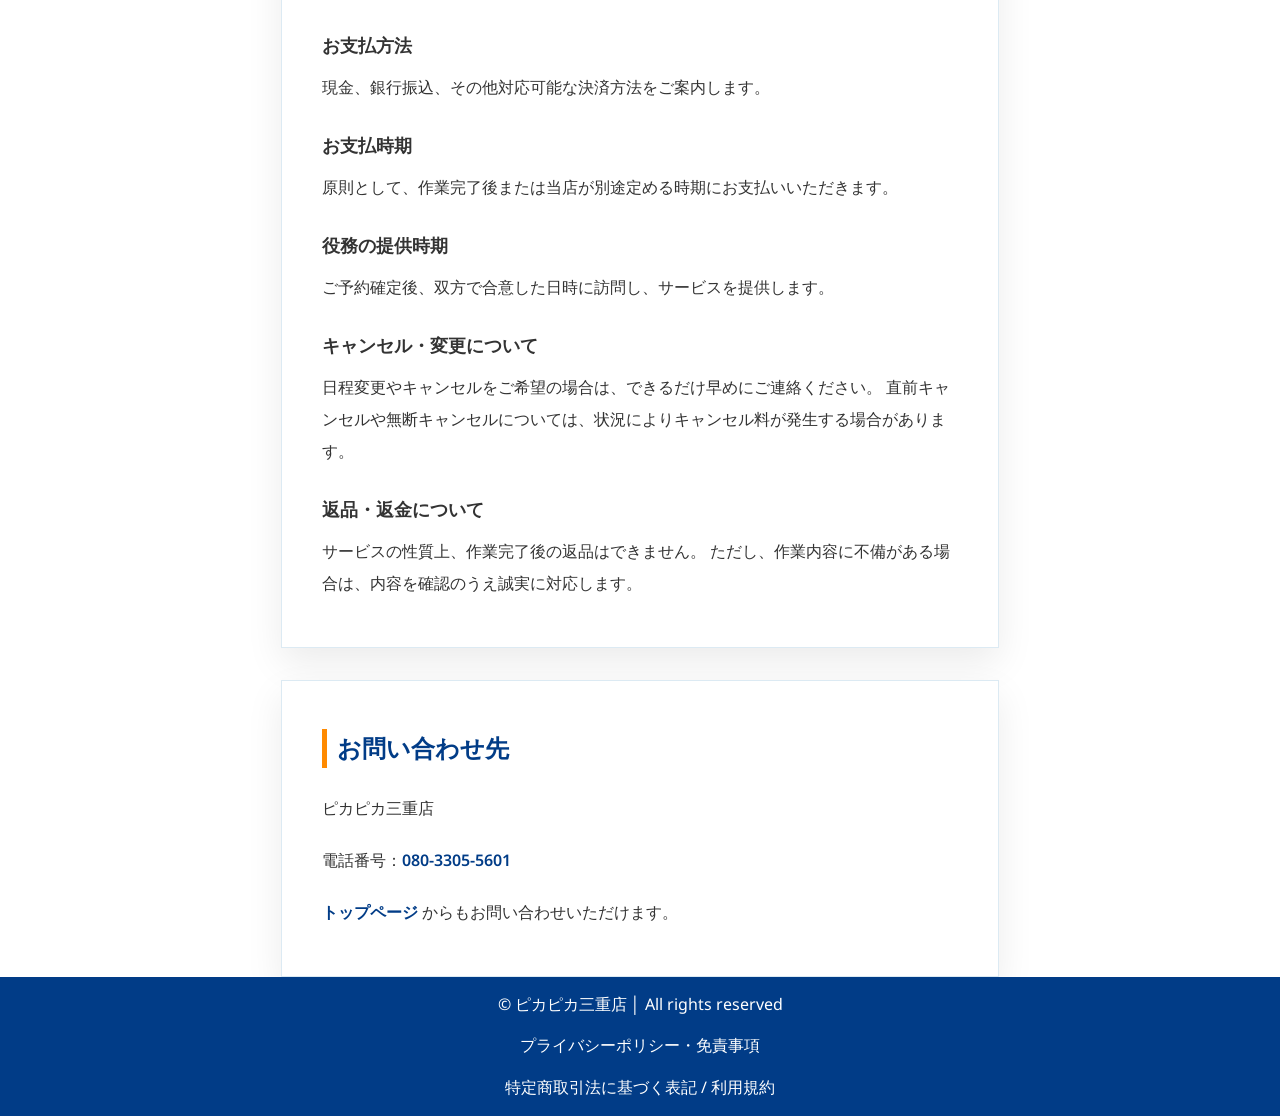
<file: tokusho.html>
<!DOCTYPE html>
<html lang="ja">
<head>
  <meta charset="UTF-8">
  <meta http-equiv="X-UA-Compatible" content="IE=edge">
  <meta name="viewport" content="width=device-width, initial-scale=1.0">
  <meta http-equiv="Pragma" content="no-cache">
  <meta http-equiv="Cache-Control" content="no-cache">
  <link rel="stylesheet" href="./css/ress.css">
  <link rel="stylesheet" href="./css/style.css">
  <link rel="icon" href="./img/favicon.ico">
  <link rel="preconnect" href="https://fonts.googleapis.com">
  <link rel="preconnect" href="https://fonts.gstatic.com" crossorigin>
  <link href="https://fonts.googleapis.com/css2?family=Noto+Sans:ital,wdth,wght@0,62.5..100,100..900;1,62.5..100,100..900&display=swap" rel="stylesheet">
  <link rel="stylesheet" href="./css/all.min.css">
  <script src="https://ajax.googleapis.com/ajax/libs/jquery/3.6.1/jquery.min.js"></script>
  <title>特定商取引法に基づく表記 | ピカピカ三重店</title>
  <meta name="description" content="ピカピカ三重店の特定商取引法に基づく表記です。事業者情報、販売価格、支払方法、キャンセル等についてご案内します。">
</head>
<body class="sub-page">
  <header id="header">
    <div class="inner">
      <h1 class="site-title">
        <a class="logo-img" href="./index.html">
          <img src="./img/h_logo.svg" alt="ピカピカ三重店">
        </a>
      </h1>
      <nav id="nav" class="pc">
        <ul class="menu">
          <li class="item"><a href="./index.html">ホーム</a></li>
          <li class="item"><a href="#tokusho">特定商取引法に基づく表記</a></li>
          <li class="item"><a href="#contact">お問い合わせ先</a></li>
        </ul>
      </nav>
    </div>
    <div id="nav-sp">
      <div class="hamburger">
        <span class="icon-bar"></span>
        <span class="icon-bar"></span>
        <span class="icon-bar"></span>
      </div>
    </div>
    <div id="menu-sp">
      <div class="img">
        <img src="./img/logo02.png" alt="ピカピカ三重店">
      </div>
      <ul class="menu">
        <li class="item"><a href="index.html">ホーム</a></li>
        <li class="item"><a href="index.html#service">サービス・料金</a></li>
        <li class="item"><a href="index.html#works">ビフォーアフター</a></li>
        <li class="item"><a href="index.html#message">店長紹介</a></li>
        <li class="item"><a href="index.html#flow">ご利用の流れ</a></li>
        <li class="item"><a href="index.html#aboutus">店舗情報</a></li>
        <li class="item"><a href="./policy.html">プライバシーポリシー・免責事項</a></li>
        <li class="item"><a href="./tokusho.html">特定商取引法に基づく表記</a></li>
        <li class="item"><a href="./terms.html">利用規約</a></li>
      </ul>
    </div>
    <div id="mask"></div>
  </header>

  <main class="sub-page-main">
    <div class="wrapper-03">
      <section class="page-hero">
        <h2 class="sec-title">
          <span class="en">LEGAL NOTICE</span>
          特定商取引法に基づく表記
        </h2>
        <p class="lead">
          当店のサービス提供に関する事業者情報、料金、支払方法、キャンセル等についてご案内します。
        </p>
      </section>

      <section id="tokusho" class="policy-card">
        <h2 class="title">事業者情報</h2>

        <div class="policy-section">
          <h3>販売事業者</h3>
          <p>ピカピカ三重店</p>
        </div>

        <div class="policy-section">
          <h3>運営責任者</h3>
          <p>郷田 ガブリエラ</p>
        </div>

        <div class="policy-section">
          <h3>所在地</h3>
          <p>三重県亀山市中庄町630</p>
        </div>

        <div class="policy-section">
          <h3>電話番号</h3>
          <p><a href="tel:+81-80-3305-5601">080-3305-5601</a></p>
        </div>
        
        <div class="policy-section">
          <h3>受付時間</h3>
          <p>8:00〜20:00</p>
        </div>

        <div class="policy-section">
          <h3>ご連絡方法</h3>
          <p>LINE、もしくは電話にてご連絡ください</p>
        </div>

        <div class="policy-section">
          <h3>ホームページURL</h3>
          <p><a href="./index.html">https://ecopla.jp/pikapika-mie/</a> </p>
        </div>
      </section>

      <section class="policy-card">
        <h2 class="title">サービス提供条件</h2>

        <div class="policy-section">
          <h3>販売価格</h3>
          <p>
            各サービスの料金は、当サイト掲載内容または事前見積りにてご案内します。
            作業内容、汚れの程度、設備の状態、対象範囲等により料金が変動する場合があります。
          </p>
        </div>

        <div class="policy-section">
          <h3>商品代金以外の必要料金</h3>
          <p>
            駐車場代、遠方出張費、特殊作業費、追加作業費等が発生する場合があります。
            必要な場合は事前にご案内します。
          </p>
        </div>

        <div class="policy-section">
          <h3>お支払方法</h3>
          <p>現金、銀行振込、その他対応可能な決済方法をご案内します。</p>
        </div>

        <div class="policy-section">
          <h3>お支払時期</h3>
          <p>原則として、作業完了後または当店が別途定める時期にお支払いいただきます。</p>
        </div>

        <div class="policy-section">
          <h3>役務の提供時期</h3>
          <p>ご予約確定後、双方で合意した日時に訪問し、サービスを提供します。</p>
        </div>

        <div class="policy-section">
          <h3>キャンセル・変更について</h3>
          <p>
            日程変更やキャンセルをご希望の場合は、できるだけ早めにご連絡ください。
            直前キャンセルや無断キャンセルについては、状況によりキャンセル料が発生する場合があります。
          </p>
        </div>

        <div class="policy-section">
          <h3>返品・返金について</h3>
          <p>
            サービスの性質上、作業完了後の返品はできません。
            ただし、作業内容に不備がある場合は、内容を確認のうえ誠実に対応します。
          </p>
        </div>
      </section>

      <section id="contact" class="policy-card">
        <h2 class="title">お問い合わせ先</h2>
        <div class="policy-section">
          <p>ピカピカ三重店</p>
          <p class="policy-contact">電話番号：<a href="tel:+81-80-3305-5601">080-3305-5601</a></p>
          <p class="policy-contact"><a href="./index.html">トップページ</a> からもお問い合わせいただけます。</p>
        </div>
      </section>
    </div>
  </main>

  <footer id="footer">
    <p class="copy">
      &copy; ピカピカ三重店 │ All rights reserved
    </p>
    <p class="policy-footer-link">
      <a href="./policy.html">プライバシーポリシー・免責事項</a>
    </p>
    <p class="policy-footer-link">
      <a href="./tokusho.html">特定商取引法に基づく表記</a> /
      <a href="./terms.html">利用規約</a>
    </p>
  </footer>

  <script src="./js/main.js"></script>
</body>
</html>
</file>
<file: css/ress.css>
/* resset.dev • v5.0.2 */

/* # =================================================================
   # Global selectors
   # ================================================================= */

html {
  box-sizing: border-box;
  -webkit-text-size-adjust: 100%; /* Prevent adjustments of font size after orientation changes in iOS */
  word-break: normal;
  -moz-tab-size: 4;
  tab-size: 4;
}

*,
::before,
::after {
  background-repeat: no-repeat; /* Set `background-repeat: no-repeat` to all elements and pseudo elements */
  box-sizing: inherit;
}

::before,
::after {
  text-decoration: inherit; /* Inherit text-decoration and vertical align to ::before and ::after pseudo elements */
  vertical-align: inherit;
}

* {
  padding: 0; /* Reset `padding` and `margin` of all elements */
  margin: 0;
}

/* # =================================================================
   # General elements
   # ================================================================= */

hr {
  overflow: visible; /* Show the overflow in Edge and IE */
  height: 0; /* Add the correct box sizing in Firefox */
  color: inherit; /* Correct border color in Firefox. */
}

details,
main {
  display: block; /* Render the `main` element consistently in IE. */
}

summary {
  display: list-item; /* Add the correct display in all browsers */
}

small {
  font-size: 80%; /* Set font-size to 80% in `small` elements */
}

[hidden] {
  display: none; /* Add the correct display in IE */
}

abbr[title] {
  border-bottom: none; /* Remove the bottom border in Chrome 57 */
  /* Add the correct text decoration in Chrome, Edge, IE, Opera, and Safari */
  text-decoration: underline;
  text-decoration: underline dotted;
}

a {
  background-color: transparent; /* Remove the gray background on active links in IE 10 */
}

a:active,
a:hover {
  outline-width: 0; /* Remove the outline when hovering in all browsers */
}

code,
kbd,
pre,
samp {
  font-family: monospace, monospace; /* Specify the font family of code elements */
}

pre {
  font-size: 1em; /* Correct the odd `em` font sizing in all browsers */
}

b,
strong {
  font-weight: bolder; /* Add the correct font weight in Chrome, Edge, and Safari */
}

/* https://gist.github.com/unruthless/413930 */
sub,
sup {
  font-size: 75%;
  line-height: 0;
  position: relative;
  vertical-align: baseline;
}

sub {
  bottom: -0.25em;
}

sup {
  top: -0.5em;
}

table {
  border-color: inherit; /* Correct border color in all Chrome, Edge, and Safari. */
  text-indent: 0; /* Remove text indentation in Chrome, Edge, and Safari */
}

iframe {
  border-style: none;
}

/* # =================================================================
   # Forms
   # ================================================================= */

input {
  border-radius: 0;
}

[type='number']::-webkit-inner-spin-button,
[type='number']::-webkit-outer-spin-button {
  height: auto; /* Correct the cursor style of increment and decrement buttons in Chrome */
}

[type='search'] {
  -webkit-appearance: textfield; /* Correct the odd appearance in Chrome and Safari */
  outline-offset: -2px; /* Correct the outline style in Safari */
}

[type='search']::-webkit-search-decoration {
  -webkit-appearance: none; /* Remove the inner padding in Chrome and Safari on macOS */
}

textarea {
  overflow: auto; /* Internet Explorer 11+ */
  resize: vertical; /* Specify textarea resizability */
}

button,
input,
optgroup,
select,
textarea {
  font: inherit; /* Specify font inheritance of form elements */
}

optgroup {
  font-weight: bold; /* Restore the font weight unset by the previous rule */
}

button {
  overflow: visible; /* Address `overflow` set to `hidden` in IE 8/9/10/11 */
}

button,
select {
  text-transform: none; /* Firefox 40+, Internet Explorer 11- */
}

/* Apply cursor pointer to button elements */
button,
[type='button'],
[type='reset'],
[type='submit'],
[role='button'] {
  cursor: pointer;
}

/* Remove inner padding and border in Firefox 4+ */
button::-moz-focus-inner,
[type='button']::-moz-focus-inner,
[type='reset']::-moz-focus-inner,
[type='submit']::-moz-focus-inner {
  border-style: none;
  padding: 0;
}

/* Replace focus style removed in the border reset above */
button:-moz-focusring,
[type='button']::-moz-focus-inner,
[type='reset']::-moz-focus-inner,
[type='submit']::-moz-focus-inner {
  outline: 1px dotted ButtonText;
}

button,
html [type='button'], /* Prevent a WebKit bug where (2) destroys native `audio` and `video`controls in Android 4 */
[type='reset'],
[type='submit'] {
  -webkit-appearance: button; /* Correct the inability to style clickable types in iOS */
}

/* Remove the default button styling in all browsers */
button,
input,
select,
textarea {
  background-color: transparent;
  border-style: none;
}

a:focus,
button:focus,
input:focus,
select:focus,
textarea:focus {
  outline-width: 0;
}

/* Style select like a standard input */
select {
  -moz-appearance: none; /* Firefox 36+ */
  -webkit-appearance: none; /* Chrome 41+ */
}

select::-ms-expand {
  display: none; /* Internet Explorer 11+ */
}

select::-ms-value {
  color: currentColor; /* Internet Explorer 11+ */
}

legend {
  border: 0; /* Correct `color` not being inherited in IE 8/9/10/11 */
  color: inherit; /* Correct the color inheritance from `fieldset` elements in IE */
  display: table; /* Correct the text wrapping in Edge and IE */
  max-width: 100%; /* Correct the text wrapping in Edge and IE */
  white-space: normal; /* Correct the text wrapping in Edge and IE */
  max-width: 100%; /* Correct the text wrapping in Edge 18- and IE */
}

::-webkit-file-upload-button {
  /* Correct the inability to style clickable types in iOS and Safari */
  -webkit-appearance: button;
  color: inherit;
  font: inherit; /* Change font properties to `inherit` in Chrome and Safari */
}

/* Replace pointer cursor in disabled elements */
[disabled] {
  cursor: default;
}

/* # =================================================================
   # Specify media element style
   # ================================================================= */

img {
  border-style: none; /* Remove border when inside `a` element in IE 8/9/10 */
}

/* Add the correct vertical alignment in Chrome, Firefox, and Opera */
progress {
  vertical-align: baseline;
}

/* # =================================================================
   # Accessibility
   # ================================================================= */

/* Specify the progress cursor of updating elements */
[aria-busy='true'] {
  cursor: progress;
}

/* Specify the pointer cursor of trigger elements */
[aria-controls] {
  cursor: pointer;
}

/* Specify the unstyled cursor of disabled, not-editable, or otherwise inoperable elements */
[aria-disabled='true'] {
  cursor: default;
}
</file>
<file: css/style.css>
@charset "UTF-8";

* {
  box-sizing: border-box;
}
html {
  font-size: 100%;
}
:root {
  --safe-top: env(safe-area-inset-top, 0px);
  /* メインカラー（清潔感・信頼） */
  --main-color: #013c87;
  /* サブカラー（柔らかさ・女性向け） */
  --sub-color: #E8F6FD;
  /* アクセント（CTA・ボタン） */
  --accent-color: #FF8A00;
  /* 強調アクセント（ホバーなど） */
  --accent-hover: #E67600;
  /* アクセント（ピンク）：女性スタッフ・安心感 */
  --support-color: #FF8EAB;
/* アクセントカラー：輝き・注目（ボタンなど） */
  --accent-yellow-color: #FFD700;
  /* テキストカラー */
  --text-main: #333333;
  --text-sub: #666666;
  /* 背景 */
  --bg-white: #FFFFFF;
  --bg-light: #F7FBFE;
  /* 枠線・区切り */
  --border-color: #DCEAF3;
  /* 成功・チェック（理由・強み） */
  --success-color: #4CAF50;
}
body {
  font-family: "Noto Sans", Arial, sans-serif, "Helvetica Neue", Arial, "Hiragino Kaku Gothic ProN", "Hiragino Sans", Meiryo, sans-serif;
  line-height: 1.6;
  color: var(--text-main);
  background-color: var(--bg-white);
}
a {
  color: var(--text-main);
  text-decoration: none;
  transition: ease 0.3s;
}
a:hover {
  opacity: 0.7;
  transition: ease 0.3s;
  text-decoration: none;
}
img {
  max-width: 100%;
  vertical-align: bottom;
}
li {
  list-style: none;
}
.wrapper  {
  max-width: 1100px;
  padding: 0 16px;
  margin: 0 auto;
}
.wrapper-02  {
  max-width: 900px;
  padding: 0 16px;
  margin: 0 auto;
}
.wrapper-03  {
  max-width: 750px;
  padding: 0 16px;
  margin: 0 auto;
}
.en {
  font-family: Arial, Helvetica, sans-serif;
}
section {
  margin-bottom: 120px;
}
.sec-title {
  text-align: center;
  font-size: 1.7rem;
  font-weight: 600;
  margin-bottom: 80px;
  color: var(--text-main);
  position: relative;
}
.sec-title .en {
  display: block;
  font-size: 1rem;
  font-weight: normal;
  margin-bottom: 15px;
  color: var(--text-main);
}
.sec-title:before {
  content: '';
  position: absolute;
  bottom: -10px;
  display: inline-block;
  width: 120px;
  height: 2px;
  left: 50%;
  -webkit-transform: translateX(-50%);
  transform: translateX(-50%);
  background-color: var(--accent-color);
  border-radius: 2px;
}
.bg-light {
  background-color: var(--bg-light);  
}
.text {
  line-height: 30px;
}
.flex {
  display: flex;
  justify-content: space-between;
}
#services .flex.reverse {
  flex-direction: row-reverse;
}
.br-sp {
  display: none;
}
.br-pc {
  display: block;
}

/* --------------------------------
animation
-------------------------------- */
.reveal,
.reveal-left,
.reveal-right {
  opacity: 0;
  transition: opacity 2.0s ease, transform 2s ease;
  will-change: opacity, transform;
}
.reveal {
  transform: translateY(24px); 
}
.reveal-left {
  opacity: 0;  transform: translateX(-30px);
}
.reveal-right {
  opacity: 0;  transform: translateX(30px);
}
.reveal.is-visible,
.reveal-left.is-visible,
.reveal-right.is-visible {
  opacity: 1;
  transform: translateY(0);
}
#reason .flex .item.reveal:nth-child(1) {
  transition-delay: 0s;
}
#reason .flex .item.reveal:nth-child(2) {
  transition-delay: 0.5s;
}
#reason .flex .item.reveal:nth-child(3) {
  transition-delay: 1.0s;
}
#reason .flex .item.reveal:nth-child(4) {
  transition-delay: 1.5s;
}
#reason .flex .item.reveal:nth-child(5) {
  transition-delay: 2.0s;
}
#service .house .air .flex .img.reveal:nth-child(1) {
  transition-delay: 0s;
}
#service .house .air .flex .img.reveal:nth-child(2) {
  transition-delay: 0.5s;
}
#service .list-2 .item.reveal:nth-child(1) {
  transition-delay: 0s;
}
#service .list-2 .item.reveal:nth-child(2) {
  transition-delay: 0.5s;
}
#service .list-2 .item.reveal:nth-child(3) {
  transition-delay: 1.0s;
}
#works .flex .bef.reveal {
  transition-delay: 0s;
}
#works .flex .aft.reveal {
  transition-delay: 0.5s;
}
#flow .flex .item.reveal:nth-child(1) {
  transition-delay: 0s;
}
#flow .flex .item.reveal:nth-child(3) {
  transition-delay: 0.5s;
}
#flow .flex .item.reveal:nth-child(5) {
  transition-delay: 1.0s;
}
#flow .flex .item.reveal:nth-child(7) {
  transition-delay: 1.5s;
}

/* --------------------------------
header
-------------------------------- */
#header {
  width: 100%;
  height: calc(80px + var(--safe-top));
  padding-top: var(--safe-top);
  transition: transform 0.35s ease, background-color 0.3s, box-shadow 0.3s;
  background-color: rgba(255, 255, 255, 0.75);
  position: absolute;
  top: 0;
  right: 0;
  left: 0;
  z-index: 100;
  box-shadow: 0 2px 10px rgba(0,0,0,0.1);
  will-change: transform;
  backface-visibility: hidden;
}
#header.is-fixed {
  position: fixed;
  top: 0;
  left: 0;
  right: 0;
  height: calc(60px + var(--safe-top));
  padding-top: var(--safe-top);
  box-shadow: 0 3px 10px rgba(0, 0, 0, 0.1);
  transform: translateY(0);
  z-index: 99;
}
#header.is-hidden {
  transform: translateY(calc(-100% - var(--safe-top)));
}
#header .inner {
  height: 100%;
  display: flex;
  justify-content: space-between;
  align-items: center;
}
#header .site-title {
  width: 340px;
  line-height: 1px;
  margin-left: 30px;
}
#header .site-title .logo-img img {
  width: 35%;
}
#header.is-fixed .site-title .logo-img img {
  width: 30%;
}
#nav {
  margin-right: 30px;
}
#nav .menu {
  list-style: none;
  margin: 0;
  padding: 0;
}
#nav .menu {
  display: flex;
  justify-content: space-between;
  align-items: center;
  gap: 0 26px;
}
#nav .menu .item {
  font-size: 0.95rem;
  text-decoration: none;
  position: relative;
  display: inline-block;
  line-height: 20px;
  font-size: 1rem;
}
#nav .menu .item {
  color: var(--text-main);
}
#nav .menu .item.no-border {
  border-right: 0
}
#nav-sp {
  display: none;
}
#menu-sp {
  display: none;
  z-index: 100;
}
/* --------------------------------
mainvisual
-------------------------------- */
#mainvisual {
  margin-bottom: 100px;
  position: relative;
  overflow: hidden;
}
#mainvisual .swiper {
  width: 100%;
  height: 100vh;
  position: relative;
  z-index: 1;
}
#mainvisual  .swiper-slide {
  display: flex;
  align-items: center;
  justify-content: center;
  font-size: 24px;
  color: #fff;
}
#mainvisual  .swiper-slide img {
  height: 100vh;
  object-fit: cover;
  object-position: center;
  width: 100%;
}
#mainvisual .swiper-button-prev,
#mainvisual .swiper-button-next {
  color: var(--bg-white);
  width: 48px;
  height: 48px;
  background-color: rgba(0, 0, 0, 0.35);
  border-radius: 50%;
  top: 50%;
  transform: translateY(-50%);
}
#mainvisual .swiper-button-prev {
  left: 20px;
}
#mainvisual .swiper-button-next {
  right: 20px;
}
#mainvisual .swiper-button-prev::after,
#mainvisual .swiper-button-next::after {
  font-size: 18px;
  font-weight: bold;
}
#mainvisual .concept {
  position: absolute;
  top: 16%;
  left: 8%;
  width: min(50%, 750px);
  z-index: 3;
}
#mainvisual .concept-title {
  font-size: 3rem;
  font-weight: 800;
  line-height: 70px;
  letter-spacing: 0rem;
  color: var(--text-main);
  margin-bottom: 30px;
  text-shadow:
    0 0 6px rgba(255, 255, 255, 0.85),
    0 0 14px rgba(255, 255, 255, 0.55),
    0 2px 8px rgba(255, 255, 255, 0.45);
}
#mainvisual .concept .country .list .item .img {
  background-color: var(--bg-white);
  padding: 3px;
}
#mainvisual .sub-copy {
  font-size: 2rem;
  line-height: 45px;
  font-weight: 800;
  margin-bottom: 30px;
  text-shadow:
    0 0 5px rgba(255, 255, 255, 0.8),
    0 0 12px rgba(255, 255, 255, 0.5),
    0 2px 6px rgba(255, 255, 255, 0.4);
}
#mainvisual .text {
  font-size: 1.5rem;
  font-weight: 600;
  margin-bottom: 10px;
  text-shadow:
    0 0 4px rgba(255, 255, 255, 0.75),
    0 0 10px rgba(255, 255, 255, 0.45);
}
#mainvisual .country .list {
  display: flex;
  justify-content: space-between;
  gap: 0 10px;
  width: min(100%, 400px);
  margin-bottom: 50px;
}
#mainvisual .contact {
  display: flex;
  justify-content: space-between;
  width: min(100%, 420px);
  gap: 16px;
  align-items: stretch;
}
#mainvisual .contact .left {
  width: 60%;
}
#mainvisual .contact .right {
  width: 35%;
} 
#mainvisual .contact .left .line .text {
  background-color: var(--success-color);
  font-weight: normal;
  font-size: 1.05rem;
  padding: 10px 12px;
  color: var(--bg-white);
  display: block;
  white-space: nowrap;
  text-shadow: none;
}
#mainvisual .contact .left .tel {
  background-color: var(--accent-color);
  font-weight: normal;
  font-size: 1.05rem;
  padding: 11px 12px;
  color: var(--bg-white);
  white-space: nowrap;
  display: block;
}
#mainvisual .mainvisual-cast {
  position: absolute;
  right: max(12px, 2vw);
  bottom: 0;
  z-index: 4;
  pointer-events: none;
  display: flex;
  align-items: flex-end;
  gap: clamp(12px, 1.6vw, 24px);
}
#mainvisual .character {
  position: relative;
}
#mainvisual .character .img {
  width: clamp(340px, 34vw, 520px);
}
#mainvisual .character .img img {
  width: 100%;
  height: auto;
  display: block;
  filter: drop-shadow(0 16px 26px rgba(0, 0, 0, 0.18));
}
#mainvisual .karateka {
  position: relative;
  margin-bottom: clamp(56px, 7vw, 110px);
  display: flex;
  flex-direction: column;
  align-items: center;
}
#mainvisual .karateka .img {
  width: clamp(95px, 30vw, 220px);
  aspect-ratio: 1;
  overflow: hidden;
  border-radius: 50%;
  border: 4px solid rgba(255, 255, 255, 0.95);
  background-color: rgba(255, 255, 255, 0.9);
  box-shadow: 0 12px 24px rgba(0, 0, 0, 0.18);
  margin-bottom: 10px;
}
#mainvisual .karateka .img img {
  width: 100%;
  height: 100%;
  display: block;
  object-fit: cover;
  object-position: center top;
}
#mainvisual .karateka .text {
  text-align: center;
  font-size: 1rem;
  margin-bottom: 0;
  text-shadow: none;
  line-height: 28px;
  background-color: rgba(255, 255, 255, 0.6);
  box-shadow: 0 15px 35px rgba(0, 0, 0, 0.1);
  padding: 5px;
}

/* --------------------------------
nav-menu
-------------------------------- */
#nav-menu {
  margin-bottom: 20px;
}
#nav-menu .flex {
  display: flex;
  justify-content: space-between;
  align-items: center;
  gap: 0 1.5%;
}
#nav-menu .flex .item {
  background-color: #fff;
  border-radius: 5px;
  width: 24%;
}
#nav-menu .flex .item .item-title {
  background-color: #ffff00;
  border-radius: 5px;
  text-align: center;
  font-size: 0.85rem;
  padding: 12px;
}
#nav-menu .flex .item .text-link {
  padding: 10px;
}

/* --------------------------------
reason
-------------------------------- */
#reason .flex {
  justify-content: center;
  flex-wrap: wrap;
  gap: 30px 3.5%;
  margin-bottom: 80px;
  counter-reset: item;
}
#reason .flex .item {
  position: relative;
  list-style: none;
  width: 29%;
  box-shadow: 0 15px 35px rgba(0, 0, 0, 0.1);
}
#reason .flex .item .img {
  position: relative;
  height: 200px;
  width: 100%;
  overflow: hidden;
}
#reason .flex .item .img img {
  width: 100%;
  display: block;
  height: 100%;
  object-fit: cover;
  display: block;
}
#reason .flex .item .img::before {
  content: counter(item, decimal-leading-zero);
  counter-increment: item;
  position: absolute;
  top: 0;
  left: 0;
  width: 35px;
  height: 35px;
  background: var(--main-color);
  background: rgba(31, 58, 95, 0.8);
  color: #fff;
  display: flex;
  align-items: center;
  justify-content: center;
  font-weight: bold;
  font-size: 1.1rem;
}
#reason .flex .item .text {
  text-align: center;
  padding: 10px 0;
}

/* --------------------------------
service
-------------------------------- */
#service {
  padding-top: 50px;
  padding-bottom: 70px;
}
#service .wrapper-03 {
  padding: 0;
}
#service .title {
  padding-left: 8px;
  border-left: 5px solid var(--main-color);
  margin-bottom: 30px;
  font-size: 1.3rem;
}
#service .house .en {
  font-size: 1.5rem;
  line-height: 1;
}
#service .flex {
  justify-content: space-between;
}
#service .house .air.flex .desc,
#service .house .air.flex .flex {
  width: 50%;
}
#service .house .air.flex {
  gap: 0 2%;
  margin-bottom: 50px;
}
#service .house .air.flex .text-title {
  background-color: var(--sub-color);
  padding: 10px 0 10px 20px;
  margin-bottom: 40px;
  font-size: 1.1rem;
}
#service .house .air.flex .list.flex {
  flex-wrap: wrap;
  padding-left: 30px;
  width: 100%;
  font-size: 1.1rem;
}
#service .house .air.flex .list.flex dt {
  width: 60%;
  margin-bottom: 20px;
}
#service .house .air.flex .list.flex dd {
  width: 40%;
  margin-bottom: 20px;
}
#service .house .air.flex .flex.img-flex {
  gap: 0 2%;
}
#service .house .air.flex .flex .img {
  width: 100%;
  height: 250px;
  overflow: hidden;
}
#service .house .air .flex .img  img {
  width: 100%;
  height: 100%;
  object-fit: cover;
  display: block;
}
#service .list-2.flex {
  justify-content: space-between;
  gap: 0 2%; 
  text-align: center;
  margin-bottom: 50px;
}
#service .list-2.flex .text {
  background-color: var(--sub-color);
  padding: 10px;
  font-size: 1.2rem;
}
#service .list-2.flex .img {
  width: 100%;
  height: 300px;
  overflow: hidden;
}
#service .list-2.flex .img img {
  width: 100%;
  height: 100%;
  object-fit: cover;
  display: block;
}
#service .cleannig-price-title {
  text-align: center;
  margin-bottom: 40px;
  position: relative;
}
#service .cleannig-price-title::before {
  content: '';
  position: absolute;
  bottom: -10px;
  display: inline-block;
  width: 120px;
  height: 1px;
  left: 50%;
  -webkit-transform: translateX(-50%);
  transform: translateX(-50%);
  background-color: var(--accent-color);
  border-radius: 2px;
}
#service .price-table {
  border-collapse: collapse;
  margin-bottom: 20px;
  width: 100%;
}
#service .price-table tr:nth-child(odd) {
  background-color: #f5f3f3;
}
#service .price-table th,
#service .price-table td {
  padding: 11px 40px 11px 30px; 
}
#service .price-table th {
  background-color: var(--sub-color);
}
#service .price-table .menu {
  width: 35%;
}
#service .price-table .price-1 {
  width: 32%;
}
#service .price-table .price-2 {
  text-align: center;
} 
#service .price-table .shop-menu {
  width: 50%;
}
#service .price-table .shop-price {
  width: 50%;
}
#service .caution {
  margin-bottom: 40px;
  padding-left: 30px;
}
#service .simulation {
  text-align: center;
  margin-bottom: 60px;
}  
#service .simulation .btn {
  background-color: var(--accent-color);
  padding: 13px 50px 13px 20px;
  color: var(--bg-white);
  position: relative; 
  border: 1px solid var(--accent-color);
}
#service .simulation .btn::before {
  content: "";
  width: 12px;
  height: 12px;
  border-top: 1px solid var(--bg-white);
  border-right: 1px solid var(--bg-white);
  position: absolute;
  top: 20px;
  right: 26px;
  transform: rotate(45deg);
  transition: ease 0.3s;
}
#service .simulation .btn:hover {
  background-color: var(--bg-white);
  color: var(--accent-color);
}
#service .simulation .btn:hover::before {
  border-top: 1px solid var(--accent-color);
  border-right: 1px solid var(--accent-color);
  right: 13px;
} 


/* --------------------------------
works
-------------------------------- */
#works .flex {
  justify-content: space-between;
  align-items: center;
  gap: 0 3%;
  margin-bottom: 40px;
}
#works .flex .arrow {
  font-size: 2rem;
  color: var(--accent-color);
}
#works .flex .img {
  height: 300px;
  width: 100%;
  overflow: hidden;
  position: relative;
  box-shadow: 0 15px 35px rgba(0, 0, 0, 0.1);
}
#works .flex .img::before {
  position: absolute;
  top: 0;
  left: 0;
  z-index: 1; 
  padding: 5px 15px;
  font-size: 1.2rem;
  font-weight: bold;
  color: #fff;
  display: flex;
  align-items: center;
  justify-content: center;
}
#works .flex .img.bef::before {
  content: 'Before';
  background-color: var(--text-sub) 
}
#works .flex .img.aft::before {
  content: 'After'; 
  background-color: var(--success-color);
}
#works .flex .img img {
  width: 100%;
  height: 100%;
  object-fit: cover;
  display: block;
}
#works .desc {
  padding: 30px;
  box-shadow: 0 15px 35px rgba(0, 0, 0, 0.1);
  margin-bottom: 50px;
}
#works .desc .title {
  margin-bottom: 30px;
  position: relative;
}
#works .desc .title::before {
  content: '';
  position: absolute;
  bottom: -8px;
  display: inline-block;
  width: 100px;
  height: 2px;
  background-color: var(--accent-color);
  border-radius: 2px;
}
#works .desc .customer {
  font-size: 1.1rem;
  font-weight: 500;
  margin-bottom: 20px;
}

/* --------------------------------
message
-------------------------------- */
#message {
  padding-top: 60px;
}
#message .flex {
  justify-content: space-between;
  align-items: center;
}
#message .flex .img {
  width: 55%;
  height: 400px;
  overflow: hidden;
  box-shadow: 0 15px 35px rgba(0, 0, 0, 0.1);
}
#message .flex .img img {
  width: 100%;
  height: 100%;
  object-fit: cover;
  object-position: top center;
  display: block;

}
#message .flex .message {
  width: 43%;
}
#message .flex .title {
  font-size: 1.2rem;
  margin-bottom: 20px;
}

/* --------------------------------
pikapika
-------------------------------- */
#pikapika {
  padding-bottom: 60px;
}
#pikapika .flex {
  justify-content: space-between;
  align-items: center;
  flex-direction: row-reverse;
}
#pikapika .flex .img {
  width: 50%;
  height: 500px;
  overflow: hidden;
  box-shadow: 0 15px 35px rgba(0, 0, 0, 0.1);
}
#pikapika .flex .img img {
  height: 100%;
  width: 100%;
  object-fit: cover;
  display: block;
}
#pikapika .flex .message {
  width: 43%;
}
#pikapika .flex .title {
  font-size: 1.2rem;
  margin-bottom: 20px;
}
#pikapika .flex .text {
  margin-bottom: 40px;
}

/* --------------------------------
flow
-------------------------------- */
#flow .flex {
  gap: 0 1%;
  counter-reset: item;
}
#flow .flex .arrow {
  color: var(--accent-color);
  margin-top: 7%;
}
#flow .flex .item.shadow {
  width: 22%;
  box-shadow: 0 15px 35px rgba(0, 0, 0, 0.1);
}
#flow .flex .item .img {
  margin-bottom: 10px;
  height: 200px;
  width: 100%;
  overflow: hidden;
  position: relative;
}
#flow .flex .item .img::before {
  content: counter(item, decimal-leading-zero);
  counter-increment: item;
  position: absolute;
  top: 0;
  left: 0;
  width: 45px;
  height: 45px;
  border-radius: 50%;
  background: var(--main-color);
  background: rgba(31, 58, 95, 0.8);
  color: #fff;
  display: flex;
  align-items: center;
  justify-content: center;
  font-weight: bold;
  font-size: 1rem;
}
#flow .flex .item .img img {
  width: 100%;
  height: 100%;
  object-fit: cover;
  display: block;
}
#flow .flex .item .title {
  text-align: center;
  margin-bottom: 10px;
} 
#flow .flex .item .text {
  font-size: 1rem;
  line-height: 25px;
  padding: 0 15px 10px 15px;
}

/* --------------------------------
faq
-------------------------------- */
#faq .faq-list {
  display: grid;
  grid-template-columns: 7% 90%;
  column-gap: 3%;
}
#faq .faq-list dt,
#faq .faq-list dd {
  margin: 0 0 20px 0;
}

#faq .faq-list .square-q,
#faq .faq-list .square-a {
  border-radius: 3px;
  padding: 3px 8px;
  border: 1px solid var(--success-color);
}
#faq .faq-list .square-q {
  background-color: var(--success-color);
  color: var(--bg-white);
  
}
#faq .faq-list .square-a {
  background-color: var(--bg-white);
  color: var(--success-color);
}

/* --------------------------------
aboutus
-------------------------------- */
#aboutus .flex {
  align-items: center;
  justify-content: space-between;
  margin-bottom: 50px;
}
#aboutus .flex .img,
#aboutus .flex .desc {
  width: 45%;
}
#aboutus .flex .img .inner-img {
  width: 100%;
  height: 250px;
  overflow: hidden;
  margin-bottom: 10px;
  box-shadow: 0 15px 35px rgba(0, 0, 0, 0.1);
}
#aboutus .flex .img .inner-img img {
  height: 100%;
  width: 100%;
  object-fit: cover;
  display: block;
}
#aboutus .flex .desc .text {
  margin-bottom: 10px;
}
#aboutus .map {
  overflow: hidden;
  line-height: 0;
}
#aboutus .map iframe {
  display: block;
  width: 100%;
  max-width: 100%;
  height: 300px;
}
#aboutus .flex .line {
  text-align: center;
  width: 100%;
}
#aboutus .flex .line img {
  width: 40%;
}
#aboutus .desc .cta {
  margin-top: 40px;
}
#aboutus .desc .cta.text {
  margin-bottom: 20px;
}
#aboutus .desc .cta .btn {
  background-color: var(--success-color);
  color: var(--bg-white);
  padding: 10px 12px;
}

/* --------------------------------
footer
-------------------------------- */
#footer {
  padding: 15px 0;
  background-color: var(--main-color);
  color: var(--bg-white);
  text-align: center;
}

/* --------------------------------
policy
-------------------------------- */
.sub-page {
  background: linear-gradient(180deg, #f7fbfe 0%, #ffffff 220px);
}
.sub-page-main {
  padding-top: 140px;
}
.page-hero {
  margin-bottom: 60px;
}
.page-hero .lead {
  max-width: 720px;
  margin: 0 auto;
  text-align: center;
  color: var(--text-sub);
}
.policy-card {
  background-color: var(--bg-white);
  border: 1px solid var(--border-color);
  box-shadow: 0 15px 35px rgba(0, 0, 0, 0.08);
  padding: 48px 40px;
  margin-bottom: 32px;
}
.policy-card:last-child {
  margin-bottom: 0;
}
.policy-card .title {
  font-size: 1.5rem;
  color: var(--main-color);
  margin-bottom: 24px;
  padding-left: 10px;
  border-left: 5px solid var(--accent-color);
}
.policy-section {
  margin-bottom: 28px;
}
.policy-section:last-child {
  margin-bottom: 0;
}
.policy-section h3 {
  font-size: 1.1rem;
  margin-bottom: 12px;
}
.policy-section p,
.policy-section li {
  color: var(--text-main);
  line-height: 2;
}
.policy-list {
  padding-left: 1.4em;
}
.policy-list li {
  list-style: disc;
  margin-bottom: 6px;
}
.policy-note {
  margin-top: 30px;
  padding: 18px 20px;
  background-color: var(--sub-color);
  border-left: 4px solid var(--main-color);
}
.policy-contact {
  margin-top: 20px;
}
.policy-contact a {
  color: var(--main-color);
  font-weight: 600;
}
.policy-footer-link {
  margin-top: 16px;
}
.policy-footer-link a {
  color: var(--bg-white);
}

/*-------------------------------------------
TB
-------------------------------------------*/
@media screen and (max-width: 1200px) {
  /* --------------------------------
  [TB]header
  -------------------------------- */
  #header {
    position: fixed;
    top: 0;
    right: 0;
    left: 0;
    padding: 0;
    height: calc(60px + var(--safe-top));
    padding-top: var(--safe-top);
    transform: translateY(0);
  }
  #header.is-fixed {
    position: fixed;
    height: calc(60px + var(--safe-top));
  }
  #header .inner {
    height: 100%;
  }
  #header .site-title {
    width: 250px;
  }
  #header .site-title .logo-img {
    max-width: 150px;
  }
  #nav.pc {
    display: none;
  }
  #nav-sp {
    display: block;
  }
  #header .hamburger {
    width: 30px;
    height: 30px;
    display: block;
    position: absolute;
    top: 16px;
    right: 40px;
    cursor: pointer;
    transition: 0.5s;
    z-index: 100;
  }
  #header .hamburger .icon-bar {
    width: 30px;
    height: 1px;
    border-radius: 4px;
    background-color: var(--main-color);
    position: absolute;
    left: 0px;
    transition: 0.5s;
    transition: all .7s cubic-bezier(.19,1,.22,1);
    transition-property: transform, opacity, background-color, width, top;
    transform-origin: right bottom; 
  }
  #header .hamburger span {
    background-color: var(--main-color);
  }
  #header .hamburger .icon-bar:nth-child(1) {
    top: 5px;
    transition-delay: 150ms;
  }
  #header .hamburger .icon-bar:nth-child(2) {
    top: 15px;
    transition-delay: .4s;
  }
  #header .hamburger .icon-bar:nth-child(3) {
    bottom: 5px;
    transition-delay: 0s;
  }
  body.nav-open .hamburger {
    position: fixed;
  }
  body.nav-open #header .hamburger .icon-bar:nth-child(1) {
    transform: translateX(-50%) rotate(315deg);
    top: 4px;
    left: 42%;
    width: 35px;
    background-color: var(--main-color);
  }
  body.nav-open #header .hamburger .icon-bar:nth-child(2) {
    transform: translateX(-60px); 
    opacity: 0;
    background-color: var(--main-color);
  }
  body.nav-open #header .hamburger .icon-bar:nth-child(3) {
    transform: translateX(-50%) rotate(-315deg);
    top: 30px;
    left: 42%;
    width: 35px;
    background-color: var(--main-color);
  }
  body.nav-open {
    overflow: hidden;
  }
  body.nav-open #menu-sp {
    right: 0;
    opacity: 1;
  }
  #menu-sp {
    display: block;
    width: 100%;
    height: 100vh;
    background-color: var(--bg-light);
    padding: 70px 30px 0 30px;
    position: fixed;
    top: 0;
    right: -100%;
    bottom: 0;
    opacity: 0;
    overflow-y: auto;
    z-index: 20;
    transition: 0.8s;
    transition: all 0.6s ease;
    text-align: center;
  }
  #menu-sp .img {
    margin-bottom: 30px;
  }
  #menu-sp .img img {
    width: 100px;
  }
  #menu-sp .menu .item {
    margin-bottom: 16px;
    font-size: 1rem;
  }
  #menu-sp .menu .item a {
    color: var(--main-color);
  }
  #menu-sp .menu .item.u-cottage {
    margin-bottom: 5px;
  }
  #menu-sp .menu .cottage.under-text {
    margin-bottom: 15px;
  }
  #menu-sp .menu .cottage {
    display: block;
    margin-bottom: 8px;
    margin-left: 25px;
    position: relative;
  }
  #mask {
    display: none;
  }
  .nav-open #mask {
    width: 100%;
    height: 100vh;
    background-color: #000;
    cursor: pointer;
    display: block;
    opacity: 0.8;
    position: fixed;
    top: 0;
    left: 0;
    z-index: 10;
  }
  
  /* --------------------------------
  [TB]mainvisual
  -------------------------------- */
  #mainvisual {
    height: 100vh;
  }
  #mainvisual .concept {
    top: 16%;
    left: 6%;
    width: min(50%, 520px);
  }
  #mainvisual .mainvisual-cast {
    right: 12px;
  }
  #mainvisual .character .img {
    width: clamp(280px, 30vw, 420px);
  }
  #mainvisual .karateka {
    margin-bottom: clamp(36px, 5vw, 80px);
  }
  #mainvisual .karateka .img {
    width: clamp(72px, 9vw, 120px);
  }
  #mainvisual .concept-title {
    font-size: 2.2rem;
  }
}

/*-------------------------------------------
SP
-------------------------------------------*/
@media screen and (max-width: 768px) {
  .sec-title {
    font-size: 1.4rem;
    margin-bottom: 50px;
  }
  .sec-title .en {
    font-family: Arial, Helvetica, sans-serif;
    font-size: 0.9rem;
    margin-bottom: 8px;
  }
  .flex,
  .flex.reverse {
    flex-direction: column;
  }
  .br-sp {
    display: block;
  }
  .br-pc {
    display: none;
  }
  section {
    margin-bottom: 60px;
  }
  /* --------------------------------
  [SP]animation
  -------------------------------- */
  .reveal-left,
  .reveal-right {
    transform: translateY(24px); 
  }
  #reason .flex .item.reveal:nth-child(1) {
    transition-delay: 0s;
  }
  #reason .flex .item.reveal:nth-child(2) {
    transition-delay: 0s;
  }
  #reason .flex .item.reveal:nth-child(3) {
    transition-delay: 0s;
  }
  #reason .flex .item.reveal:nth-child(4) {
    transition-delay: 0s;
  }
  #reason .flex .item.reveal:nth-child(5) {
    transition-delay: 0s;
  }
  #service .house .air .flex .img.reveal:nth-child(1) {
    transition-delay: 0s;
  }
  #service .house .air .flex .img.reveal:nth-child(2) {
    transition-delay: 0s;
  }
  #service .list-2 .item.reveal:nth-child(1) {
    transition-delay: 0s;
  }
  #service .list-2 .item.reveal:nth-child(2) {
    transition-delay: 0s;
  }
  #service .list-2 .item.reveal:nth-child(3) {
    transition-delay: 0s;
  }
  #works .flex .bef.reveal {
    transition-delay: 0s;
  }
  #works .flex .aft.reveal {
    transition-delay: 0s;
  }
  #flow .flex .item.reveal:nth-child(1) {
    transition-delay: 0s;
  }
  #flow .flex .item.reveal:nth-child(3) {
    transition-delay: 0s;
  }
  #flow .flex .item.reveal:nth-child(5) {
    transition-delay: 0s;
  }
  #flow .flex .item.reveal:nth-child(7) {
    transition-delay: 0s;
  }

  /* --------------------------------
  [SP]header
  -------------------------------- */
  #header .site-title {
    font-size: 1.5rem;
    margin-left: 16px;
  }
  #header .wrapper {
    padding: 0 16px;
  }
  #header .hamburger {
    right: 20px;
  }

  /* --------------------------------
  [SP]スクロールダウン
  -------------------------------- */
  .scroll {
    right: 40px;
  }

  /* --------------------------------
  [SP]mainvisual
  -------------------------------- */
  #mainvisual .concept {
    top: 12%;
    left: 5%;
    width: 100%;
  }
  #mainvisual .mainvisual-cast {
    right: 0;
    bottom: 0;
    gap: 8px;
  }
  #mainvisual .character .img {
    width: clamp(150px, 55vw, 240px);
    opacity: 0.95;
  }
  #mainvisual .karateka {
    margin-bottom: 10px;
  }
  #mainvisual .karateka .img {
    width: clamp(58px, 28vw, 86px);
    border-width: 3px;
  }
  #mainvisual .concept-title {
    font-size: 1.7rem;
    line-height: 40px;
    right: 2%;
    left: 2%;
    margin-bottom: 20px;
  }
  #mainvisual .concept .country .list .item .img {
    padding: 1px;
  }
  #mainvisual .sub-copy {
    font-size: 1.1rem;
    line-height: 30px;
    margin-bottom: 15px;
  }
  #mainvisual .text {
    font-size: 1.1rem;
    margin-bottom: 10px;
  }
  #mainvisual .country .list {
    width: min(100%, 240px);
    margin-bottom: 24px;
  }
  #mainvisual .contact {
    width: min(100%, 280px);
    gap: 10px;
  }
  #mainvisual .contact .left {
    width: 100%;
  } 
  #mainvisual .contact .right {
    display: none;
  }  
  #mainvisual .contact .left .line .text
  {
    font-size: 0.85rem;
    padding: 8px 10px;
  }
  #mainvisual .contact .left .tel {
    font-size: 0.85rem;
    padding: 10px 10px;
  }
  #mainvisual .swiper-button-prev,
  #mainvisual .swiper-button-next  {
    display: none;
  }
#mainvisual .karateka .text {
  font-size: 0.7rem;
  line-height: 20px;
  background-color: rgba(255, 255, 255, 0.6);
  box-shadow: 0 15px 35px rgba(0, 0, 0, 0.1);
  padding: 5px;

}
  /* --------------------------------
  [SP]reason
  -------------------------------- */
  #reason .flex .item {
    margin-bottom: 20px;
    width: 100%;
  }
  #reason .flex .item .img {
    margin-bottom: 10px;
    height: 300px;
  }
  #reason .flex .item .text {
    text-align: center;
  }

  /* --------------------------------
  [SP]service
  -------------------------------- */
  #service {
    padding-top: 30px;
    padding-bottom: 30px;
  }
  #service .house .en {
    font-size: 1rem;
  }
  #service .house .air.flex .desc,
  #service .house .air.flex .flex {
    width: 100%;
  }
  #service .house .air.flex .text-title {
    padding: 10px;
    margin-bottom: 20px;
  }
  #service .house .air.flex .list.flex {
    padding-left: 5px;
    flex-direction: row;
    font-size: 1rem;
  }
  #service .house .air.flex .flex .img {
    width: 100%;
    height: 300px;
  }
  #service .house .air.flex .list.flex dt {
    width: 65%;
    margin-bottom: 15px;
  }
  #service .house .air.flex .list.flex dd {
    width: 35%;
    margin-bottom: 15px;
  }
  #service .house .air.flex .flex.img-flex {
    gap: 10px 0;
  }
  #service .list-2.flex .item {
    margin-bottom: 25px;
  }
  #service .list-2.flex .item .text {
    margin-bottom: 10px;
  }
  #service .price-table {
    font-size: 0.8rem;
  }
  #service .price-table .en {
    font-size: 0.8rem;
  }
  #service .price-table th,
  #service .price-table td {
    padding: 4px 2px 4px 5px; 
  }
  #service .caution {
    margin-bottom: 50px;
    font-size: 0.9rem;
    padding-left: 0;
  }
  #service .simulation .btn {
    padding: 10px 40px 10px 15px;
    font-size: 0.9rem;
  }
  #service .simulation .btn::before {
    width: 10px;
    height: 10px;
    top: 15px;
    right: 20px;
  }

  /* --------------------------------
  [SP]works
  -------------------------------- */
  #works .flex .arrow {
    transform: rotate(90deg);
  }
  #works .flex .img {
    height: 350px;
  }
  #works .desc {
    padding: 15px;
    font-size: 0.9em;
  }

  /* --------------------------------
  [SP]message
  -------------------------------- */
  #message .flex .img {
    width: 100%;
    height: 300px;
    margin-bottom: 30px;
  }
    #message .flex .message {
    width: 100%;
  }
  #message .flex .message .title {
    text-align: center;
  }

  /* --------------------------------
  [SP]pikapika
  -------------------------------- */
  #pikapika .flex {
    flex-direction: column;
  }
  #pikapika .flex .img {
    width: 100%;
    height: 300px;
    margin-bottom: 20px;
  }
  #pikapika .flex .message {
    width: 100%;
  }
  #pikapika .flex .message .title {
    text-align: center;
  }
  #pikapika .flex .message .link {
    text-align: center;
  }

  /* --------------------------------
  [SP]flow
  -------------------------------- */
  #flow .flex {
    align-items: center;
  }
  #flow .flex .arrow {
    transform: rotate(90deg);
    margin-bottom: 20px;
  }
  #flow .flex .item.shadow {
    width: 100%;
  }
  #flow .flex .item .img  {
    height: 300px;
  }

  /* --------------------------------
  [SP]faq
  -------------------------------- */
  #faq .faq-list {
    grid-template-columns: 10% 85%;
    column-gap: 5%;
  }

  /* --------------------------------
  [SP]aboutus
  -------------------------------- */
  #aboutus .flex .img,
  #aboutus .flex .desc {
    width: 100%;
  }
  #aboutus .flex .img .inner-img {
    height: 300px;
    margin-bottom: 10px;
  }
  #aboutus .flex .img .inner-img.logo {
    height: 200px;
  } 
  #aboutus .flex .img {
    margin-bottom: 15px;
  }
  #aboutus .flex .img .inner-img img {
    object-position: top center;
  }

  /* --------------------------------
  [SP]footer
  -------------------------------- */
  #footer .flex {
    flex-direction: column;
    gap: 40px 0;
  }
  #footer .flex .contact, 
  #footer .flex .info {
    width: 100%;
  }

  /* --------------------------------
  [SP]policy
  -------------------------------- */
  .sub-page-main {
    padding-top: 110px;
  }
  .page-hero {
    margin-bottom: 40px;
  }
  .policy-card {
    padding: 28px 18px;
  }
  .policy-card .title {
    font-size: 1.25rem;
    margin-bottom: 20px;
  }
  .policy-section h3 {
    font-size: 1rem;
  }
}
</file>
